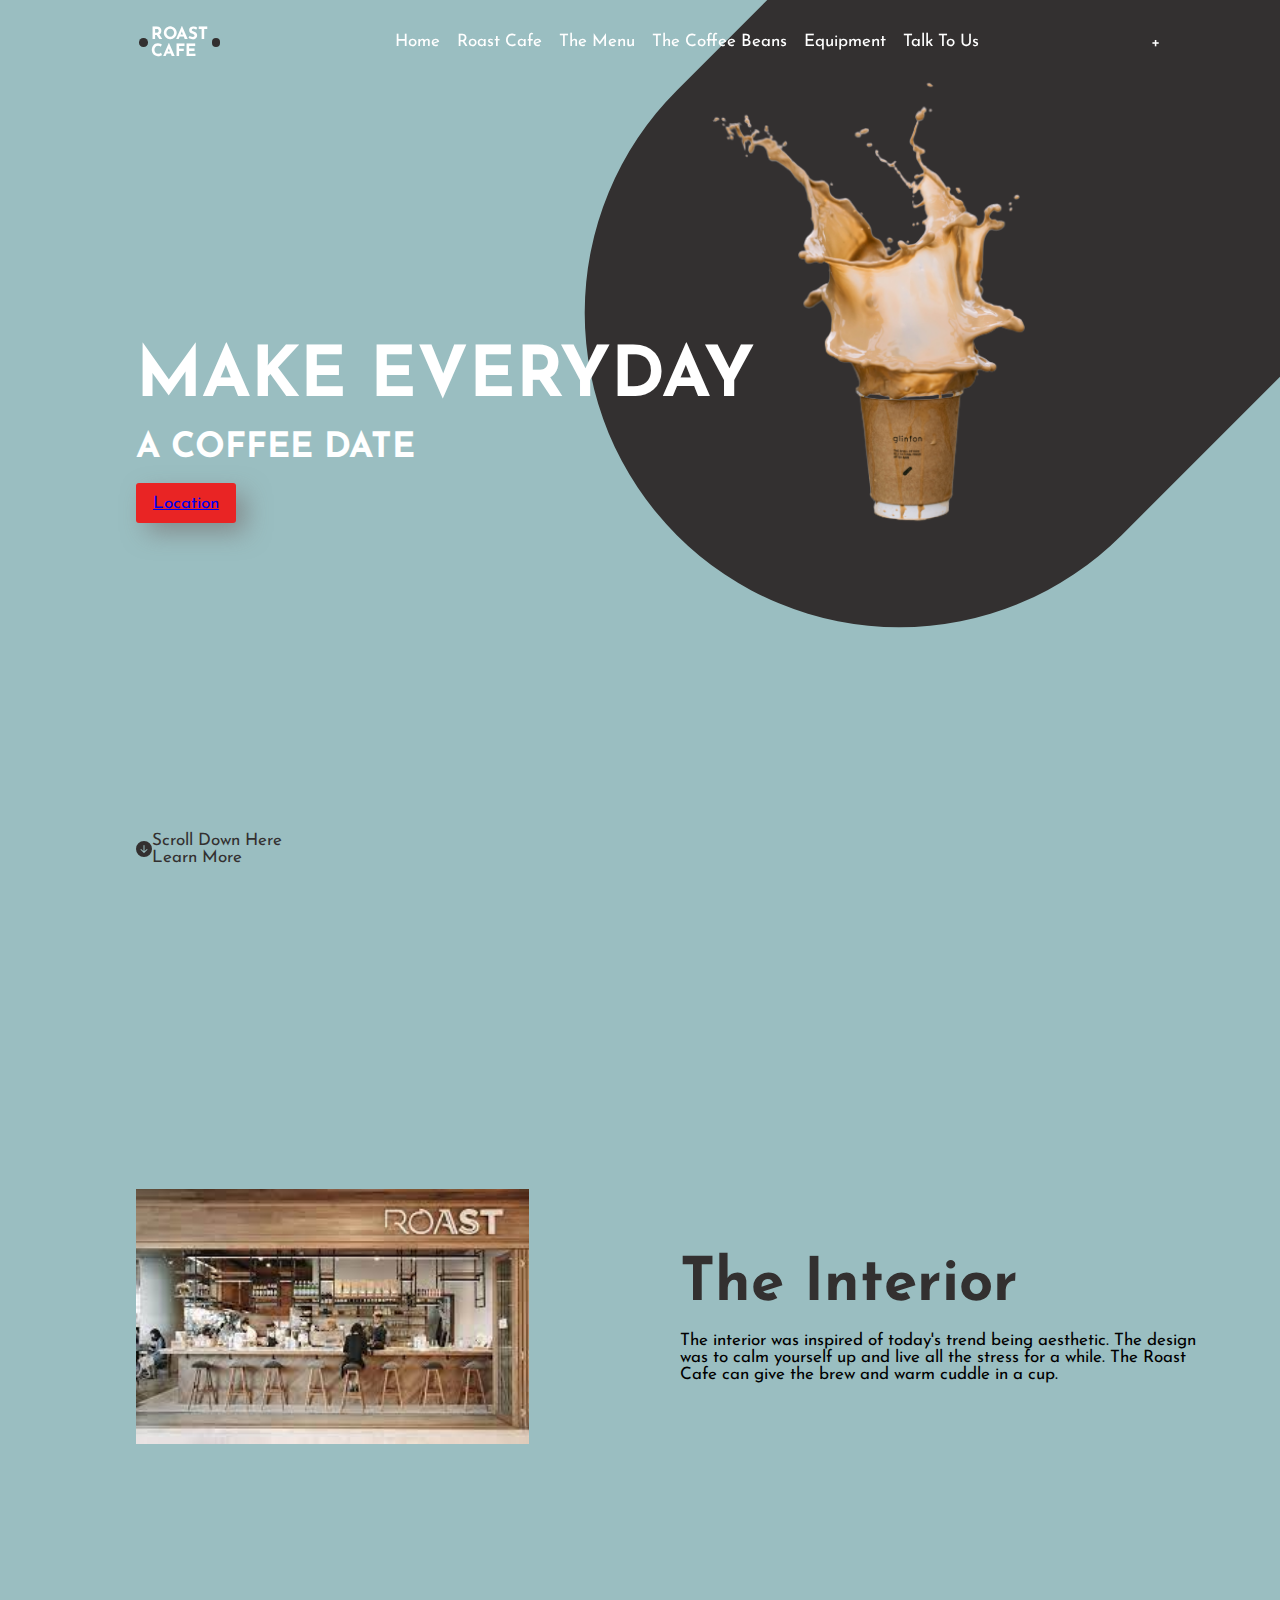
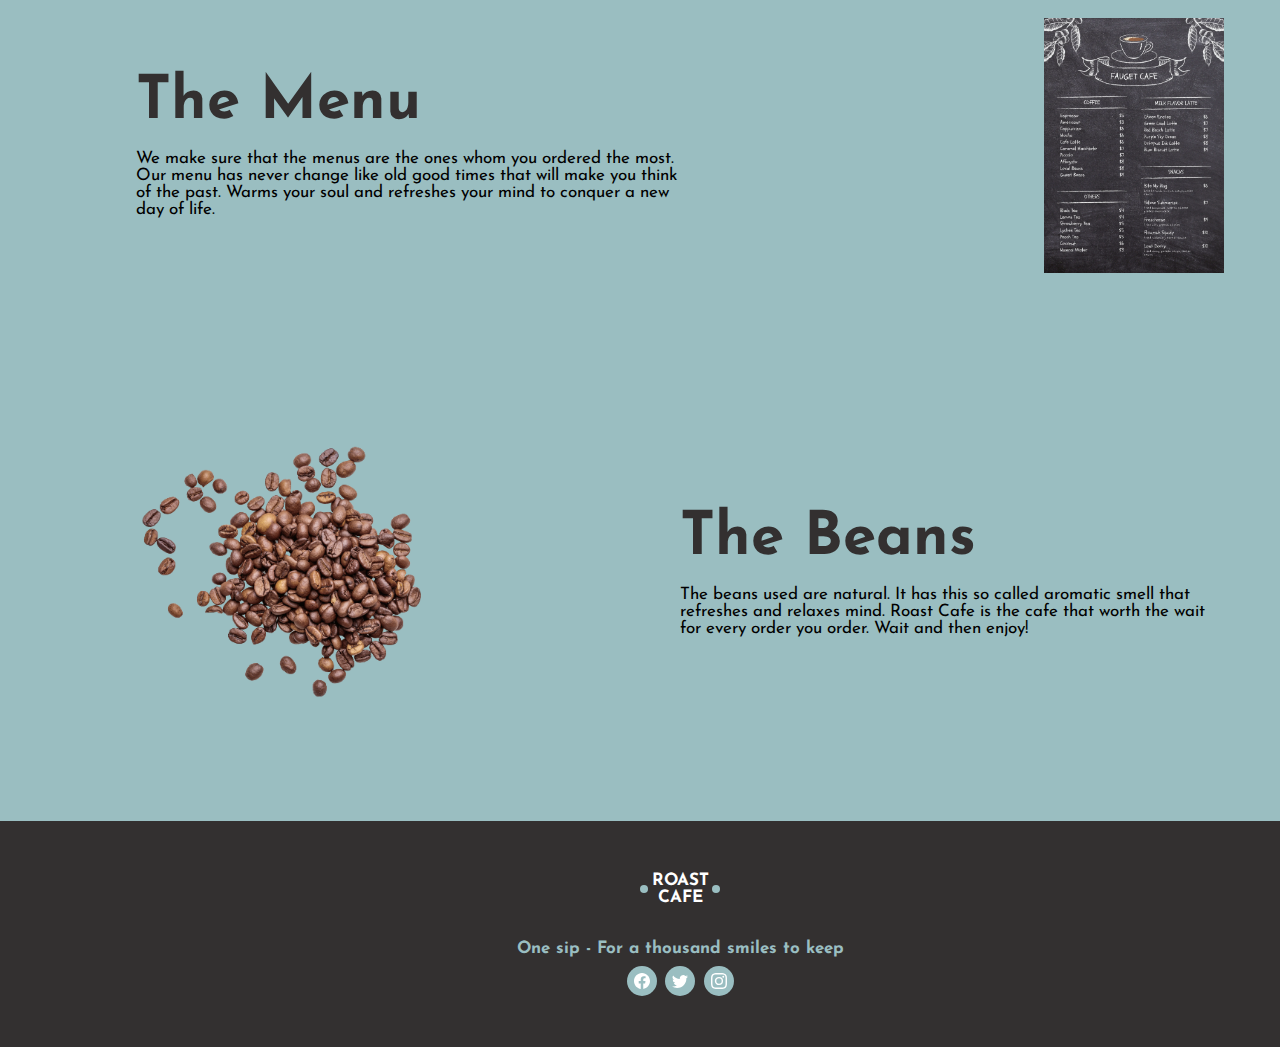
<file: index.html>
<!DOCTYPE html>
<html lang="en">
<head>
    <meta charset="UTF-8">
    <meta http-equiv="X-UA-Compatible" content="IE=edge">
    <meta name="viewport" content="width=device-width, initial-scale=1">
    <link rel="icon" href="./images/Cafe Logo.jpg">
    <link rel="stylesheet" href="styles.css">
    <title>Roast Cafe</title>
</head>
<body>
    <section class="hero">
        <header>
            <nav>
                <div class="logo">
                    <span class="dot"></span>
                    Roast <br>
                    Cafe
                    <span class="dot"></span>
                </div>
                <input type="checkbox" id="check">
                <label for="check" class="menu">
                    <svg xmlns="http://www.w3.org/2000/svg" width="16" height="16" fill="currentColor" class="bi bi-list" viewBox="0 0 16 16">
                        <path fill-rule="evenodd" d="M2.5 12a.5.5 0 0 1 .5-.5h10a.5.5 0 0 1 0 1H3a.5.5 0 0 1-.5-.5zm0-4a.5.5 0 0 1 .5-.5h10a.5.5 0 0 1 0 1H3a.5.5 0 0 1-.5-.5zm0-4a.5.5 0 0 1 .5-.5h10a.5.5 0 0 1 0 1H3a.5.5 0 0 1-.5-.5z"/>
                      </svg>
                </label>
                <div class="nav-links">
                    <a href="index.html" class="active">Home</a>
                    <a href="roastcafe.html" class="active">Roast Cafe</a>
                    <a href="menu.html">The Menu</a>
                    <a href="coffeebeans.html">The Coffee Beans</a>
                    <a href="equipment.html">Equipment</a>
                    <a href="talktous.html">Talk To Us</a>
                </div>
+        </nav>
        </header>
        <div class="intro">
            <div>
                <h1>MAKE EVERYDAY</h1>
                <h2>A COFFEE DATE</h2>
            </div>
            <div>
                <button><a href="location.html" class="active">Location</a></button>
            </div>
        </div>
            <div class="hero-bg">
                <img src="./images/cup_of_coffee.png" alt="Coffee">
            </div>
            <div class="scroll">
                <a href="#brands">
                    <svg xmlns="http://www.w3.org/2000/svg" width="16" height="16" fill="currentColor" class="bi bi-arrow-down-circle-fill" viewBox="0 0 16 16">
                    <path d="M16 8A8 8 0 1 1 0 8a8 8 0 0 1 16 0zM8.5 4.5a.5.5 0 0 0-1 0v5.793L5.354 8.146a.5.5 0 1 0-.708.708l3 3a.5.5 0 0 0 .708 0l3-3a.5.5 0 0 0-.708-.708L8.5 10.293V4.5z"/>
                  </svg>
                  <span>
                    Scroll Down Here <br> Learn More
                  </span>
                </a>
            </div>
        
    </section>
    <section class="brands" id="brands">
        <div class="brand">
            <div class="img"><img src="./images/Interior.jpg" alt="interior">
            </div>
            <div class="desc">
                <h2>The Interior</h2>
                <p>The interior was inspired of today's trend being aesthetic.
                    The design was to calm yourself up and live all the stress for a while.
                    The Roast Cafe can give the brew and warm cuddle in a cup. </p>
            </div>
        </div>
        <div class="brand row-reverse">
            <div class="img"><img src="./images/1131w-LOvTnaN1UE0.webp" alt="the menu">
            </div>
            <div class="desc">
                <h2>The Menu</h2>
                <p>We make sure that the menus are the ones whom you ordered the most.
                    Our menu has never change like old good times that will make you think of the past.
                    Warms your soul and refreshes your mind to conquer a new day of life.

                </p>
            </div>
        </div>
        <div class="brand">
            <div class="img"><img src="./images/coffee-beans.png" alt="coffee-beans">
            </div>
            <div class="desc">
                <h2>The Beans</h2>
                <p>The beans used are natural.
                    It has this so called aromatic smell that refreshes and relaxes mind.
                    Roast Cafe is the cafe that worth the wait for every order you order.
                    Wait and then enjoy! </p>
            </div>
        </div>
    </section>
    <footer>
        <div class="logo">
            <span class="dot"></span>
            Roast <br>
            Cafe
            <span class="dot"></span>
            </div>
            <div class="desc">
                <h3>One sip - For a thousand smiles to keep
                </h3>
                <div class="social">
                    <a href="https://www.facebook.com/mixzee.garcia.011124/"><svg xmlns="http://www.w3.org/2000/svg" width="16" height="16" fill="currentColor" class="bi bi-facebook" viewBox="0 0 16 16">
                        <path d="M16 8.049c0-4.446-3.582-8.05-8-8.05C3.58 0-.002 3.603-.002 8.05c0 4.017 2.926 7.347 6.75 7.951v-5.625h-2.03V8.05H6.75V6.275c0-2.017 1.195-3.131 3.022-3.131.876 0 1.791.157 1.791.157v1.98h-1.009c-.993 0-1.303.621-1.303 1.258v1.51h2.218l-.354 2.326H9.25V16c3.824-.604 6.75-3.934 6.75-7.951z"/>
                    </svg></a>
                    <a href="#"><svg xmlns="http://www.w3.org/2000/svg" width="16" height="16" fill="currentColor" class="bi bi-twitter" viewBox="0 0 16 16">
                        <path
                          d="M5.026 15c6.038 0 9.341-5.003 9.341-9.334 0-.14 0-.282-.006-.422A6.685 6.685 0 0 0 16 3.542a6.658 6.658 0 0 1-1.889.518 3.301 3.301 0 0 0 1.447-1.817 6.533 6.533 0 0 1-2.087.793A3.286 3.286 0 0 0 7.875 6.03a9.325 9.325 0 0 1-6.767-3.429 3.289 3.289 0 0 0 1.018 4.382A3.323 3.323 0 0 1 .64 6.575v.045a3.288 3.288 0 0 0 2.632 3.218 3.203 3.203 0 0 1-.865.115 3.23 3.23 0 0 1-.614-.057 3.283 3.283 0 0 0 3.067 2.277A6.588 6.588 0 0 1 .78 13.58a6.32 6.32 0 0 1-.78-.045A9.344 9.344 0 0 0 5.026 15z"/>
                    </svg></a>
                    <a href="https://instagram.com/mylngrc?igshid=ZDdkNTZiNTM=">
                      <svg xmlns="http://www.w3.org/2000/svg" width="16" height="16" fill="currentColor" class="bi bi-instagram" viewBox="0 0 16 16">
                        <path
                          d="M8 0C5.829 0 5.556.01 4.703.048 3.85.088 3.269.222 2.76.42a3.917 3.917 0 0 0-1.417.923A3.927 3.927 0 0 0 .42 2.76C.222 3.268.087 3.85.048 4.7.01 5.555 0 5.827 0 8.001c0 2.172.01 2.444.048 3.297.04.852.174 1.433.372 1.942.205.526.478.972.923 1.417.444.445.89.719 1.416.923.51.198 1.09.333 1.942.372C5.555 15.99 5.827 16 8 16s2.444-.01 3.298-.048c.851-.04 1.434-.174 1.943-.372a3.916 3.916 0 0 0 1.416-.923c.445-.445.718-.891.923-1.417.197-.509.332-1.09.372-1.942C15.99 10.445 16 10.173 16 8s-.01-2.445-.048-3.299c-.04-.851-.175-1.433-.372-1.941a3.926 3.926 0 0 0-.923-1.417A3.911 3.911 0 0 0 13.24.42c-.51-.198-1.092-.333-1.943-.372C10.443.01 10.172 0 7.998 0h.003zm-.717 1.442h.718c2.136 0 2.389.007 3.232.046.78.035 1.204.166 1.486.275.373.145.64.319.92.599.28.28.453.546.598.92.11.281.24.705.275 1.485.039.843.047 1.096.047 3.231s-.008 2.389-.047 3.232c-.035.78-.166 1.203-.275 1.485a2.47 2.47 0 0 1-.599.919c-.28.28-.546.453-.92.598-.28.11-.704.24-1.485.276-.843.038-1.096.047-3.232.047s-2.39-.009-3.233-.047c-.78-.036-1.203-.166-1.485-.276a2.478 2.478 0 0 1-.92-.598 2.48 2.48 0 0 1-.6-.92c-.109-.281-.24-.705-.275-1.485-.038-.843-.046-1.096-.046-3.233 0-2.136.008-2.388.046-3.231.036-.78.166-1.204.276-1.486.145-.373.319-.64.599-.92.28-.28.546-.453.92-.598.282-.11.705-.24 1.485-.276.738-.034 1.024-.044 2.515-.045v.002zm4.988 1.328a.96.96 0 1 0 0 1.92.96.96 0 0 0 0-1.92zm-4.27 1.122a4.109 4.109 0 1 0 0 8.217 4.109 4.109 0 0 0 0-8.217zm0 1.441a2.667 2.667 0 1 1 0 5.334 2.667 2.667 0 0 1 0-5.334z"/>
                    </svg></a>
                  </div>
    </footer>
</body>
</html>
</file>
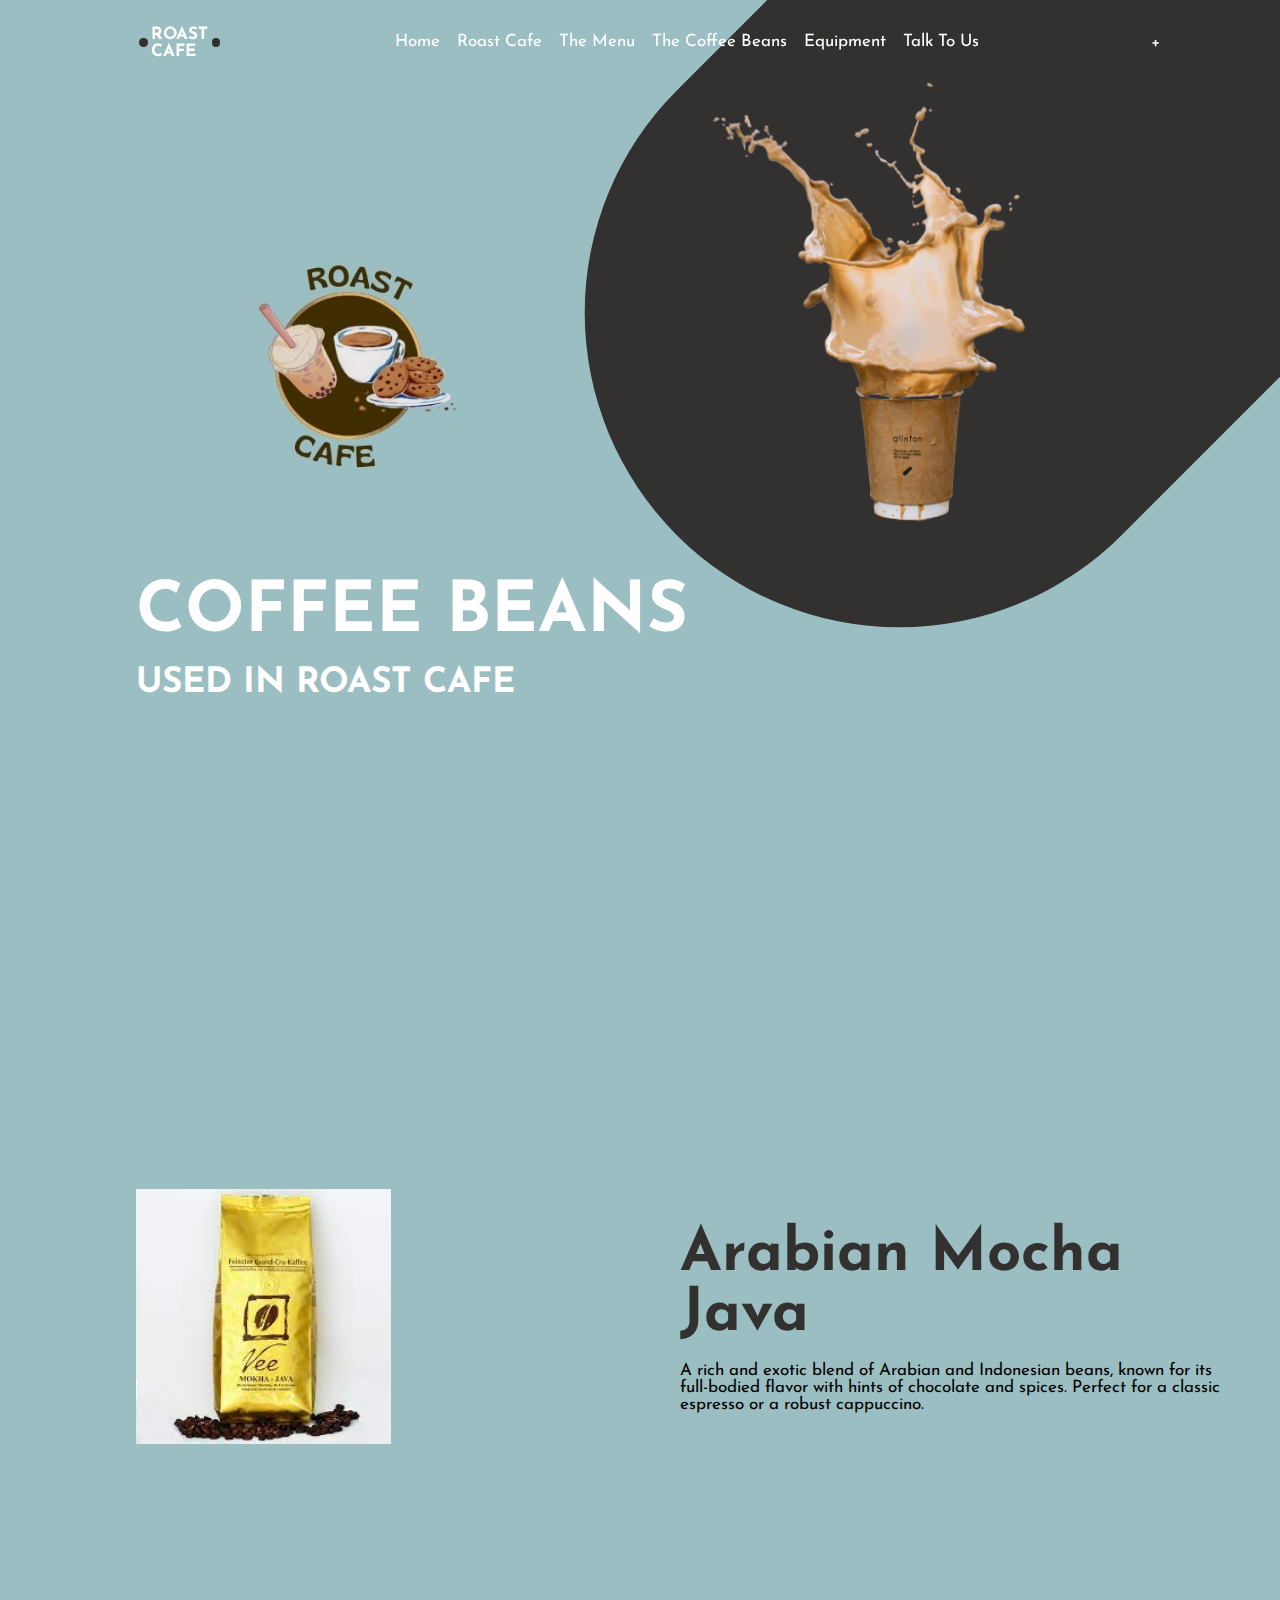
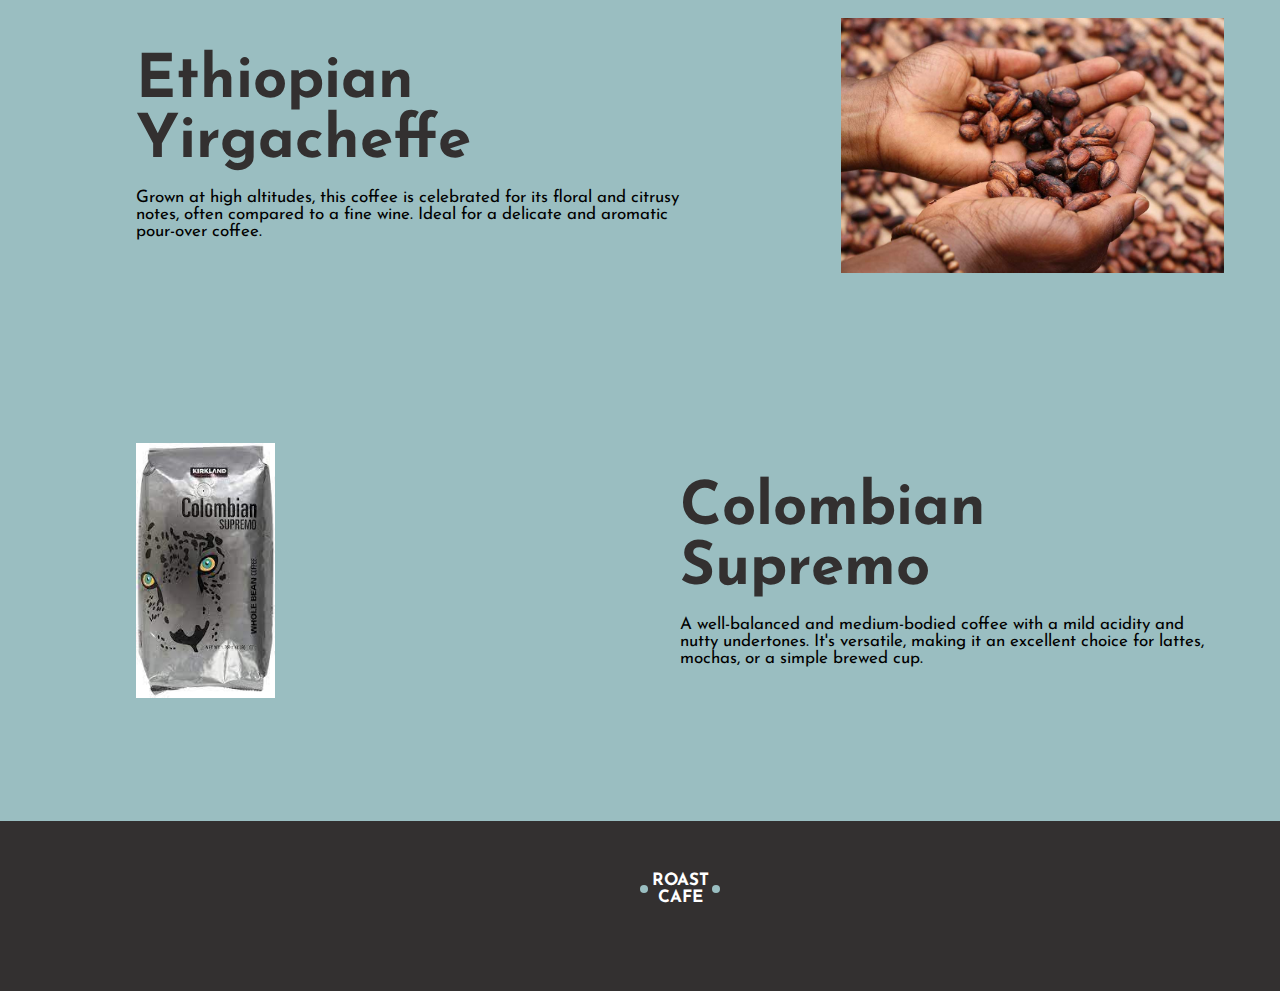
<file: coffeebeans.html>
<!DOCTYPE html>
<html lang="en">
<head>
    <meta charset="UTF-8">
    <meta http-equiv="X-UA-Compatible" content="IE=edge">
    <meta name="viewport" content="width=device-width, initial-scale=1">
    <link rel="icon" href="./images/Cafe Logo.jpg">
    <link rel="stylesheet" href="styles.css">
    <title>Roast Cafe - Coffee Beans</title>
</head>
<body>
    <section class="hero">
        <header>
            <nav>
                <div class="logo">
                    <span class="dot"></span>
                    Roast <br>
                    Cafe
                    <span class="dot"></span>
                </div>
                <input type="checkbox" id="check">
                <label for="check" class="menu">
                    <svg xmlns="http://www.w3.org/2000/svg" width="16" height="16" fill="currentColor" class="bi bi-list" viewBox="0 0 16 16">
                        <path fill-rule="evenodd" d="M2.5 12a.5.5 0 0 1 .5-.5h10a.5.5 0 0 1 0 1H3a.5.5 0 0 1-.5-.5zm0-4a.5.5 0 0 1 .5-.5h10a.5.5 0 0 1 0 1H3a.5.5 0 0 1-.5-.5zm0-4a.5.5 0 0 1 .5-.5h10a.5.5 0 0 1 0 1H3a.5.5 0 0 1-.5-.5z"/>
                      </svg>
                </label>
                <div class="nav-links">
                    <a href="index.html" class="active">Home</a>
                    <a href="roastcafe.html" class="active">Roast Cafe</a>
                    <a href="menu.html">The Menu</a>
                    <a href="coffeebeans.html">The Coffee Beans</a>
                    <a href="equipment.html">Equipment</a>
                    <a href="talktous.html">Talk To Us</a>
                </div>
+        </nav>
        </header>
        <div class="intro">
            <div class="hero-bgs">
                <img src="./images/logo.jpg" alt=""><h1>COFFEE BEANS</h1>
                <h2>USED IN ROAST CAFE</h2>
            </div>
        </div>
        </div>
            <div class="hero-bg">
                <img src="./images/cup_of_coffee.png" alt="Coffee">
            </div>
        
    </section>
    <section class="brands" id="brands">
        <div class="brand">
            <div class="img"><img src="./images/arabian mocha java.jpg" alt="interior">
            </div>
            <div class="desc">
                <h2>Arabian Mocha Java</h2>
                <p> A rich and exotic blend of Arabian and Indonesian beans,
                    known for its full-bodied flavor with hints of chocolate and spices.
                    Perfect for a classic espresso or a robust cappuccino.</p>
            </div>
        </div>
        <div class="brand row-reverse">
            <div class="img"><img src="./images/Ethiopian Yirgacheffe.jpg" alt="the menu">
            </div>
            <div class="desc">
                <h2>Ethiopian Yirgacheffe</h2>
                <p>Grown at high altitudes,
                    this coffee is celebrated for its floral and citrusy notes,
                    often compared to a fine wine.
                    Ideal for a delicate and aromatic pour-over coffee.

                </p>
            </div>
        </div>
        <div class="brand">
            <div class="img"><img src="./images/Colombian Supremo.jpg" alt="coffee-beans">
            </div>
            <div class="desc">
                <h2>Colombian Supremo</h2>
                <p>A well-balanced and medium-bodied coffee
                    with a mild acidity and nutty undertones.
                    It's versatile, making it an excellent choice for
                    lattes, mochas, or a simple brewed cup.</p>
            </div>
        </div>
    </section>
    <footer>
        <div class="logo">
            <span class="dot"></span>
            Roast <br>
            Cafe
            <span class="dot"></span>
            </div>
    </footer>
</body>
</html>
</file>
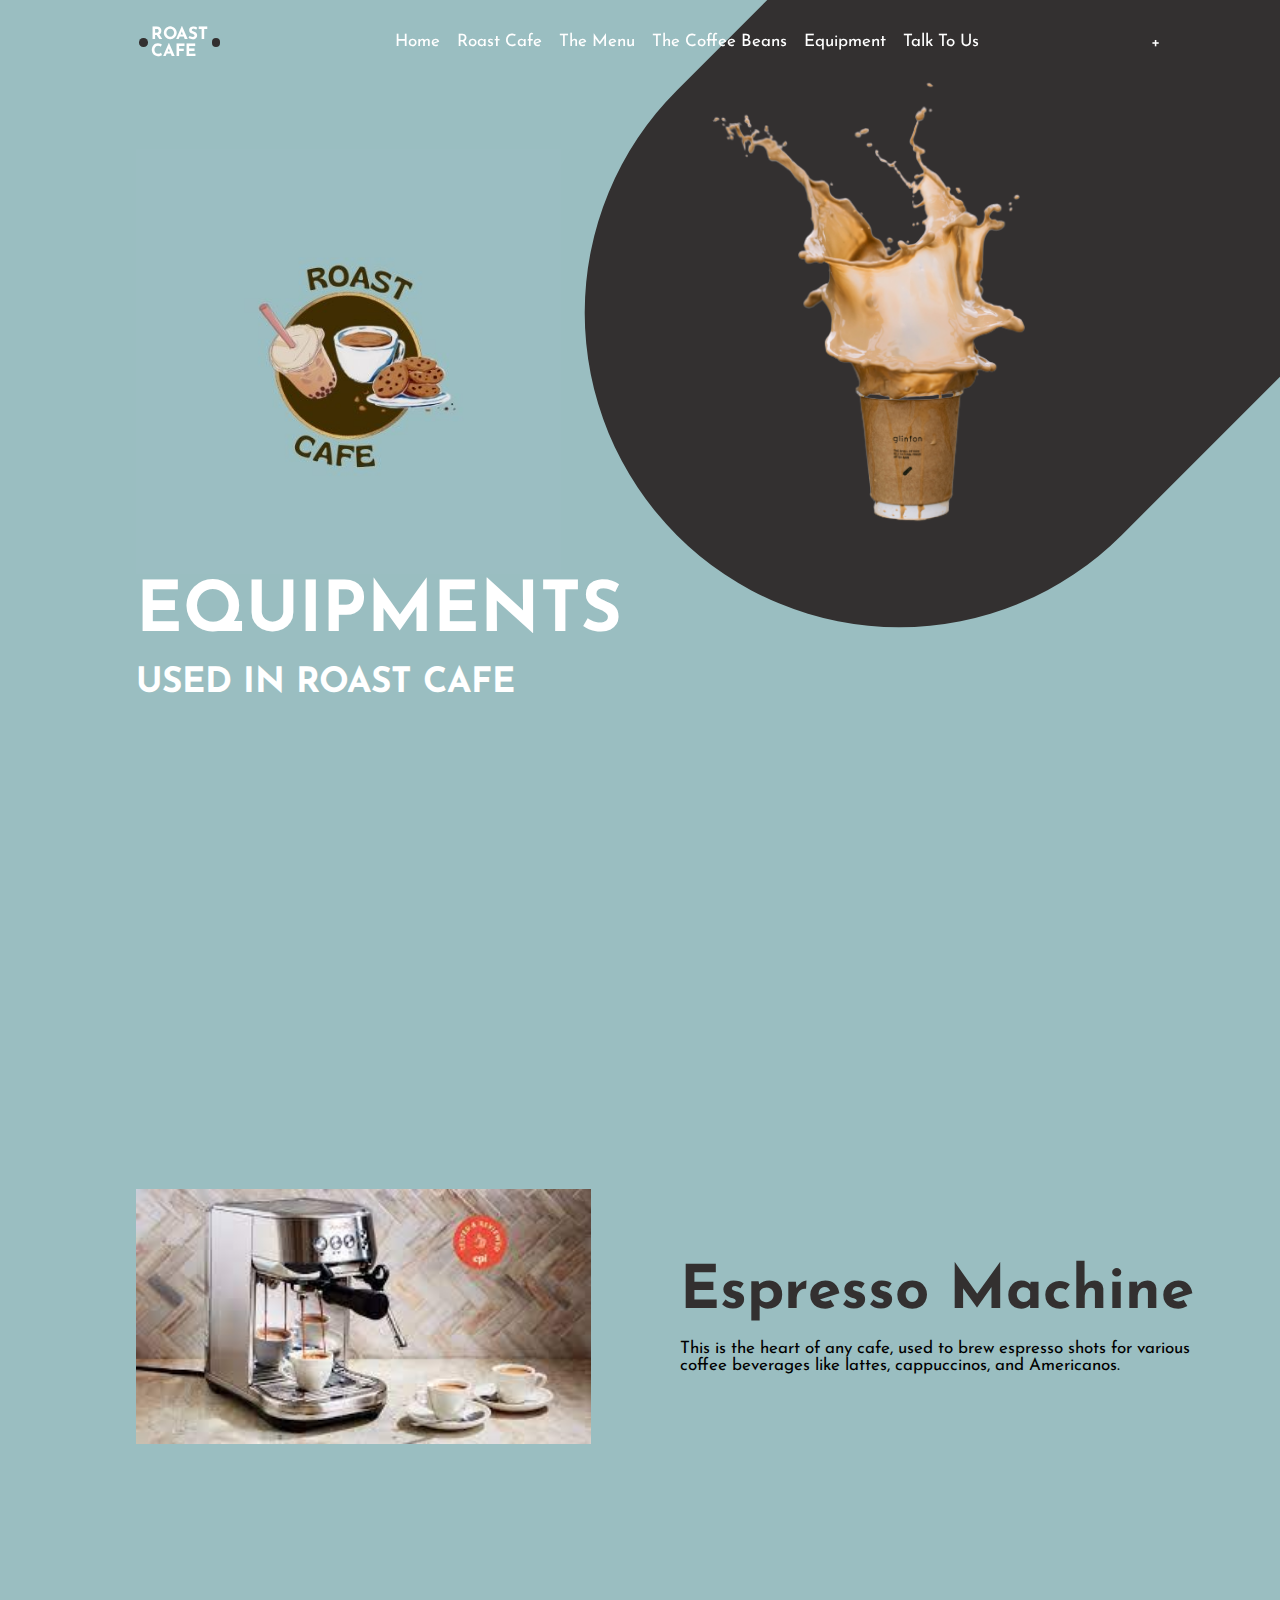
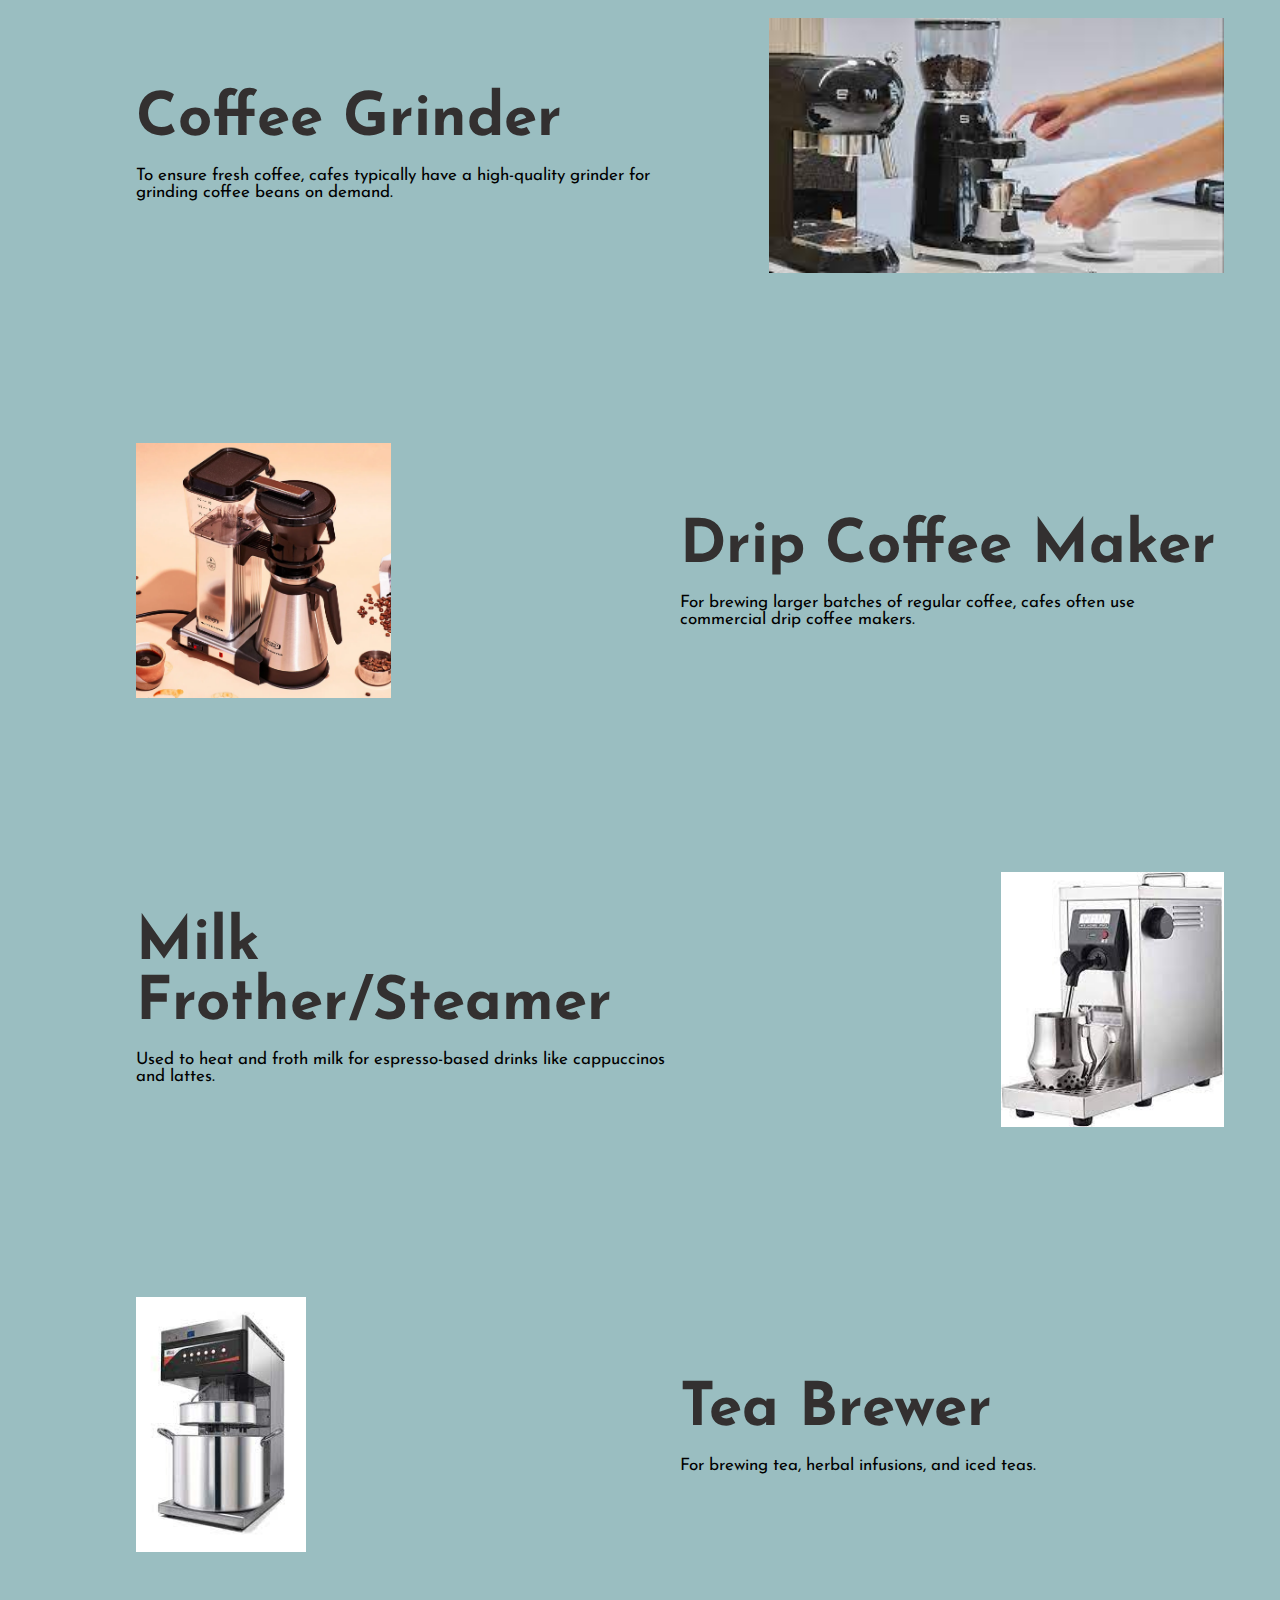
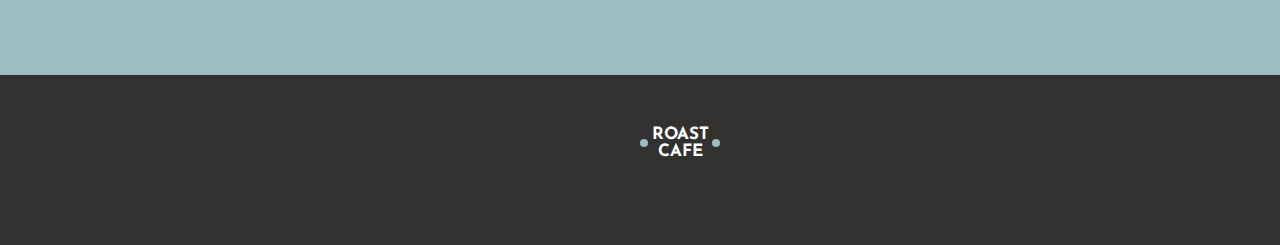
<file: equipment.html>
<!DOCTYPE html>
<html lang="en">
<head>
    <meta charset="UTF-8">
    <meta http-equiv="X-UA-Compatible" content="IE=edge">
    <meta name="viewport" content="width=device-width, initial-scale=1">
    <link rel="icon" href="./images/Cafe Logo.jpg">
    <link rel="stylesheet" href="styles.css">
    <title>Roast Cafe - Equipment</title>
</head>
<body>
    <section class="hero">
        <header>
            <nav>
                <div class="logo">
                    <span class="dot"></span>
                    Roast <br>
                    Cafe
                    <span class="dot"></span>
                </div>
                <input type="checkbox" id="check">
                <label for="check" class="menu">
                    <svg xmlns="http://www.w3.org/2000/svg" width="16" height="16" fill="currentColor" class="bi bi-list" viewBox="0 0 16 16">
                        <path fill-rule="evenodd" d="M2.5 12a.5.5 0 0 1 .5-.5h10a.5.5 0 0 1 0 1H3a.5.5 0 0 1-.5-.5zm0-4a.5.5 0 0 1 .5-.5h10a.5.5 0 0 1 0 1H3a.5.5 0 0 1-.5-.5zm0-4a.5.5 0 0 1 .5-.5h10a.5.5 0 0 1 0 1H3a.5.5 0 0 1-.5-.5z"/>
                      </svg>
                </label>
                <div class="nav-links">
                    <a href="index.html" class="active">Home</a>
                    <a href="roastcafe.html" class="active">Roast Cafe</a>
                    <a href="menu.html">The Menu</a>
                    <a href="coffeebeans.html">The Coffee Beans</a>
                    <a href="equipment.html">Equipment</a>
                    <a href="talktous.html">Talk To Us</a>
                </div>
+        </nav>
        </header>
        <div class="intro">
            <div class="hero-bgs">
                <img src="./images/logo.jpg" alt=""><h1>EQUIPMENTS</h1>
                <h2>USED IN ROAST CAFE</h2>
            </div>
        </div>
            <div class="hero-bg">
                <img src="./images/cup_of_coffee.png" alt="Coffee">
            </div>
        
    </section>
    <section class="brands" id="brands">
        <div class="brand">
            <div class="img"><img src="./images/Espresso Machine.jpg" alt="interior">
            </div>
            <div class="desc">
                <h2>Espresso Machine</h2>
                   <p>This is the heart of any cafe, used to brew espresso shots for 
                    various coffee beverages like lattes, cappuccinos, and Americanos.</p>
            </div>
        </div>
        <div class="brand row-reverse">
            <div class="img"><img src="./images/Coffee Grinder.jpg" alt="the menu">
            </div>
            <div class="desc">
                <h2>Coffee Grinder</h2>
                <p>To ensure fresh coffee, cafes typically have 
                    a high-quality grinder for grinding coffee beans on demand.</p>
            </div>
        </div>
        <div class="brand">
            <div class="img"><img src="./images/Drip Coffee Maker.webp" alt="coffee-beans">
            </div>
            <div class="desc">
                <h2>Drip Coffee Maker</h2>
                   <p>For brewing larger batches of regular coffee,
                    cafes often use commercial drip coffee makers.</p>
            </div>
        </div>
        <div class="brand row-reverse">
            <div class="img"><img src="./images/Milk Frother.jpg" alt="the menu">
            </div>
            <div class="desc">
                <h2>Milk Frother/Steamer</h2>
                <p> Used to heat and froth milk for espresso-based 
                    drinks like cappuccinos and lattes.</p>
            </div>
        </div>
        <div class="brand">
            <div class="img"><img src="./images/Tea Brewer.jpg" alt="coffee-beans">
            </div>
            <div class="desc">
                <h2>Tea Brewer</h2>
                    <p> For brewing tea, herbal infusions, and iced teas.</p>
    </section>
    <footer>
        <div class="logo">
            <span class="dot"></span>
            Roast <br>
            Cafe
            <span class="dot"></span>
            </div>
    </footer>
</body>
</html>
</file>
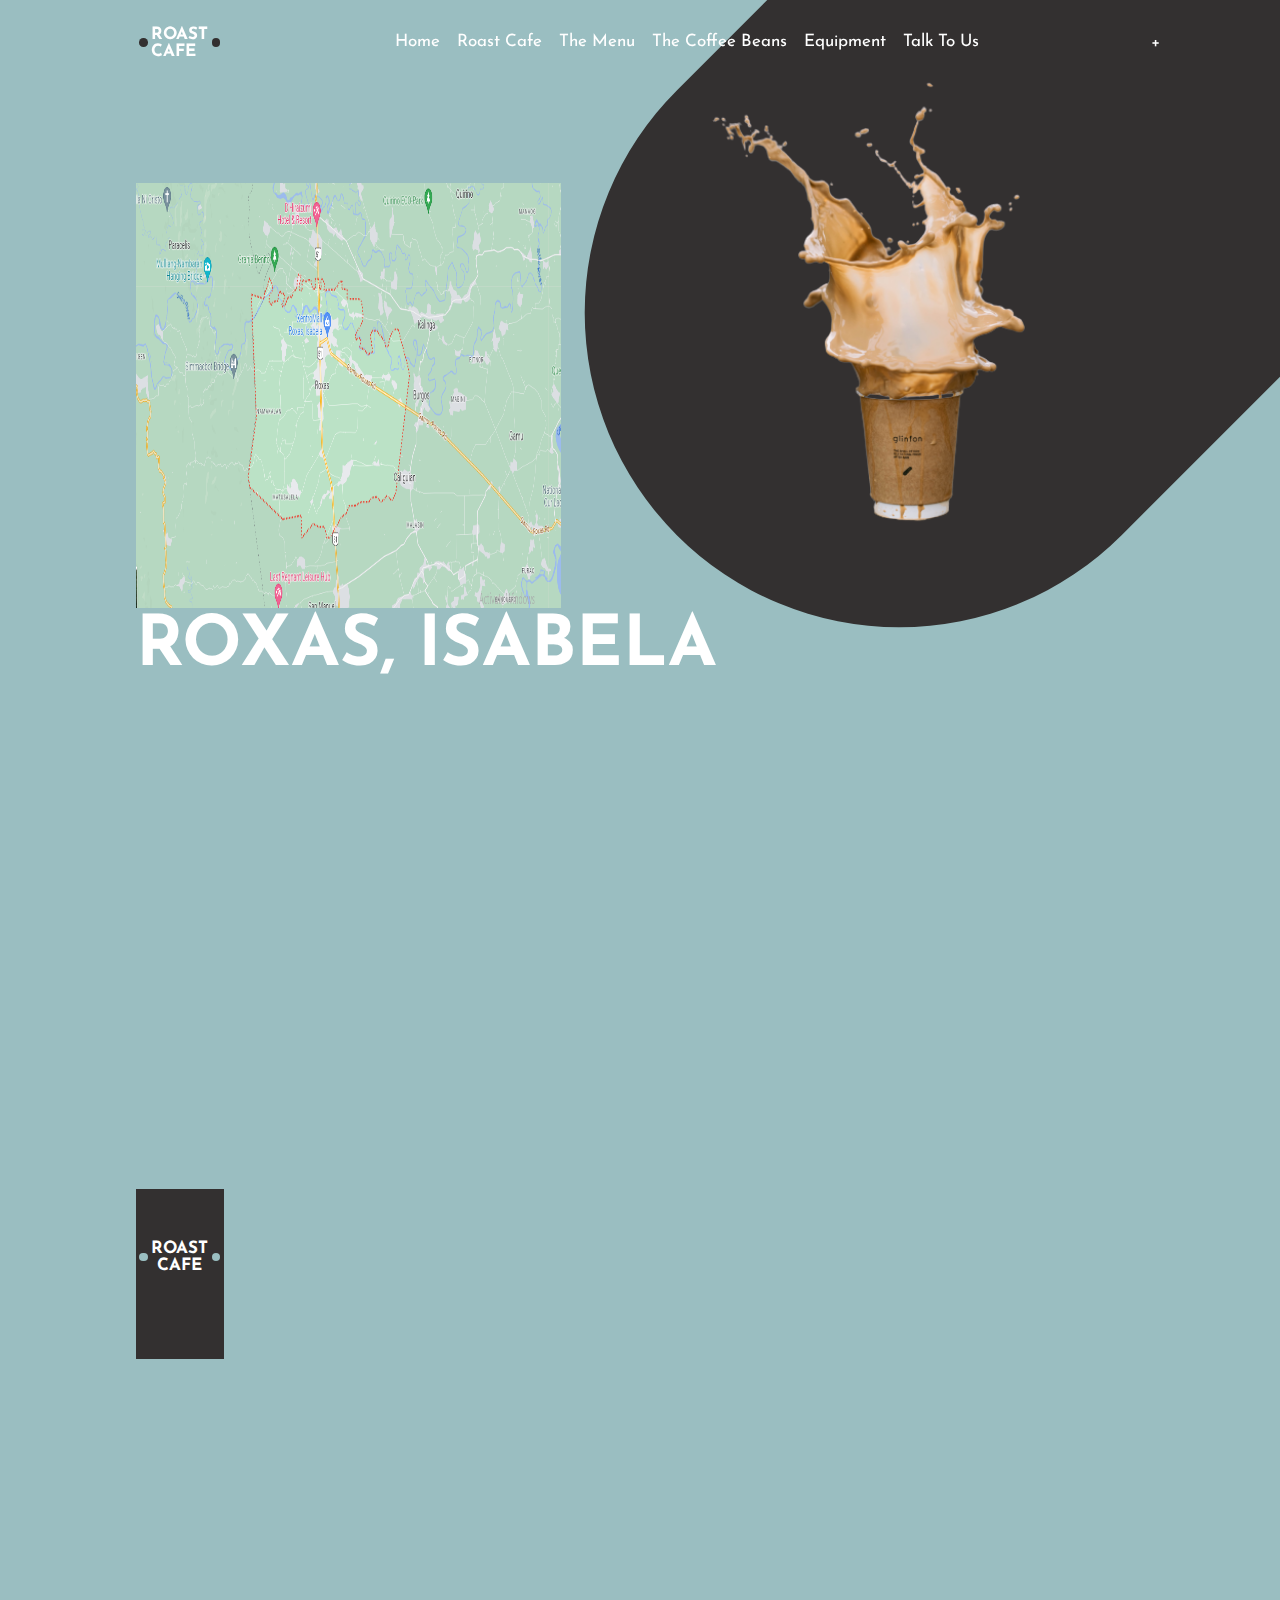
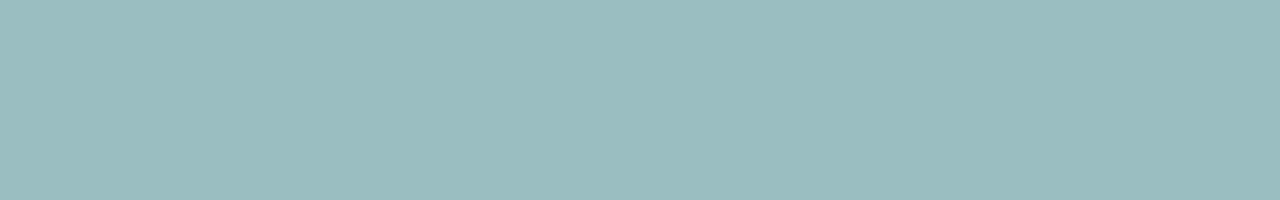
<file: location.html>
<!DOCTYPE html>
<html lang="en">
<head>
    <meta charset="UTF-8">
    <meta http-equiv="X-UA-Compatible" content="IE=edge">
    <meta name="viewport" content="width=device-width, initial-scale=1">
    <link rel="icon" href="./images/Cafe Logo.jpg">
    <link rel="stylesheet" href="styles.css">
    <title>Roast Cafe - Location</title>
</head>
<body>
    <section class="hero">
        <header>
            <nav>
                <div class="logo">
                    <span class="dot"></span>
                    Roast <br>
                    Cafe
                    <span class="dot"></span>
                </div>
                <input type="checkbox" id="check">
                <label for="check" class="menu">
                    <svg xmlns="http://www.w3.org/2000/svg" width="16" height="16" fill="currentColor" class="bi bi-list" viewBox="0 0 16 16">
                        <path fill-rule="evenodd" d="M2.5 12a.5.5 0 0 1 .5-.5h10a.5.5 0 0 1 0 1H3a.5.5 0 0 1-.5-.5zm0-4a.5.5 0 0 1 .5-.5h10a.5.5 0 0 1 0 1H3a.5.5 0 0 1-.5-.5zm0-4a.5.5 0 0 1 .5-.5h10a.5.5 0 0 1 0 1H3a.5.5 0 0 1-.5-.5z"/>
                      </svg>
                </label>
                <div class="nav-links">
                    <a href="index.html" class="active">Home</a>
                    <a href="roastcafe.html" class="active">Roast Cafe</a>
                    <a href="menu.html">The Menu</a>
                    <a href="coffeebeans.html">The Coffee Beans</a>
                    <a href="equipment.html">Equipment</a>
                    <a href="talktous.html">Talk To Us</a>
                </div>
+        </nav>
        </header>
        <div class="intro">
            <div class="hero-bgs">
                <img src="./images/location.png" alt=""><h1>ROXAS, ISABELA</h1>
            </div>
        </div>
            <div class="hero-bg">
                <img src="./images/cup_of_coffee.png" alt="Coffee">
            </div>
        
    </section>
    <section class="brands" id="brands">
        <div class="brand">
            
    <footer>
        <div class="logo">
            <span class="dot"></span>
            Roast <br>
            Cafe
            <span class="dot"></span>
            </div>
    </footer>
</body>
</html>
</file>
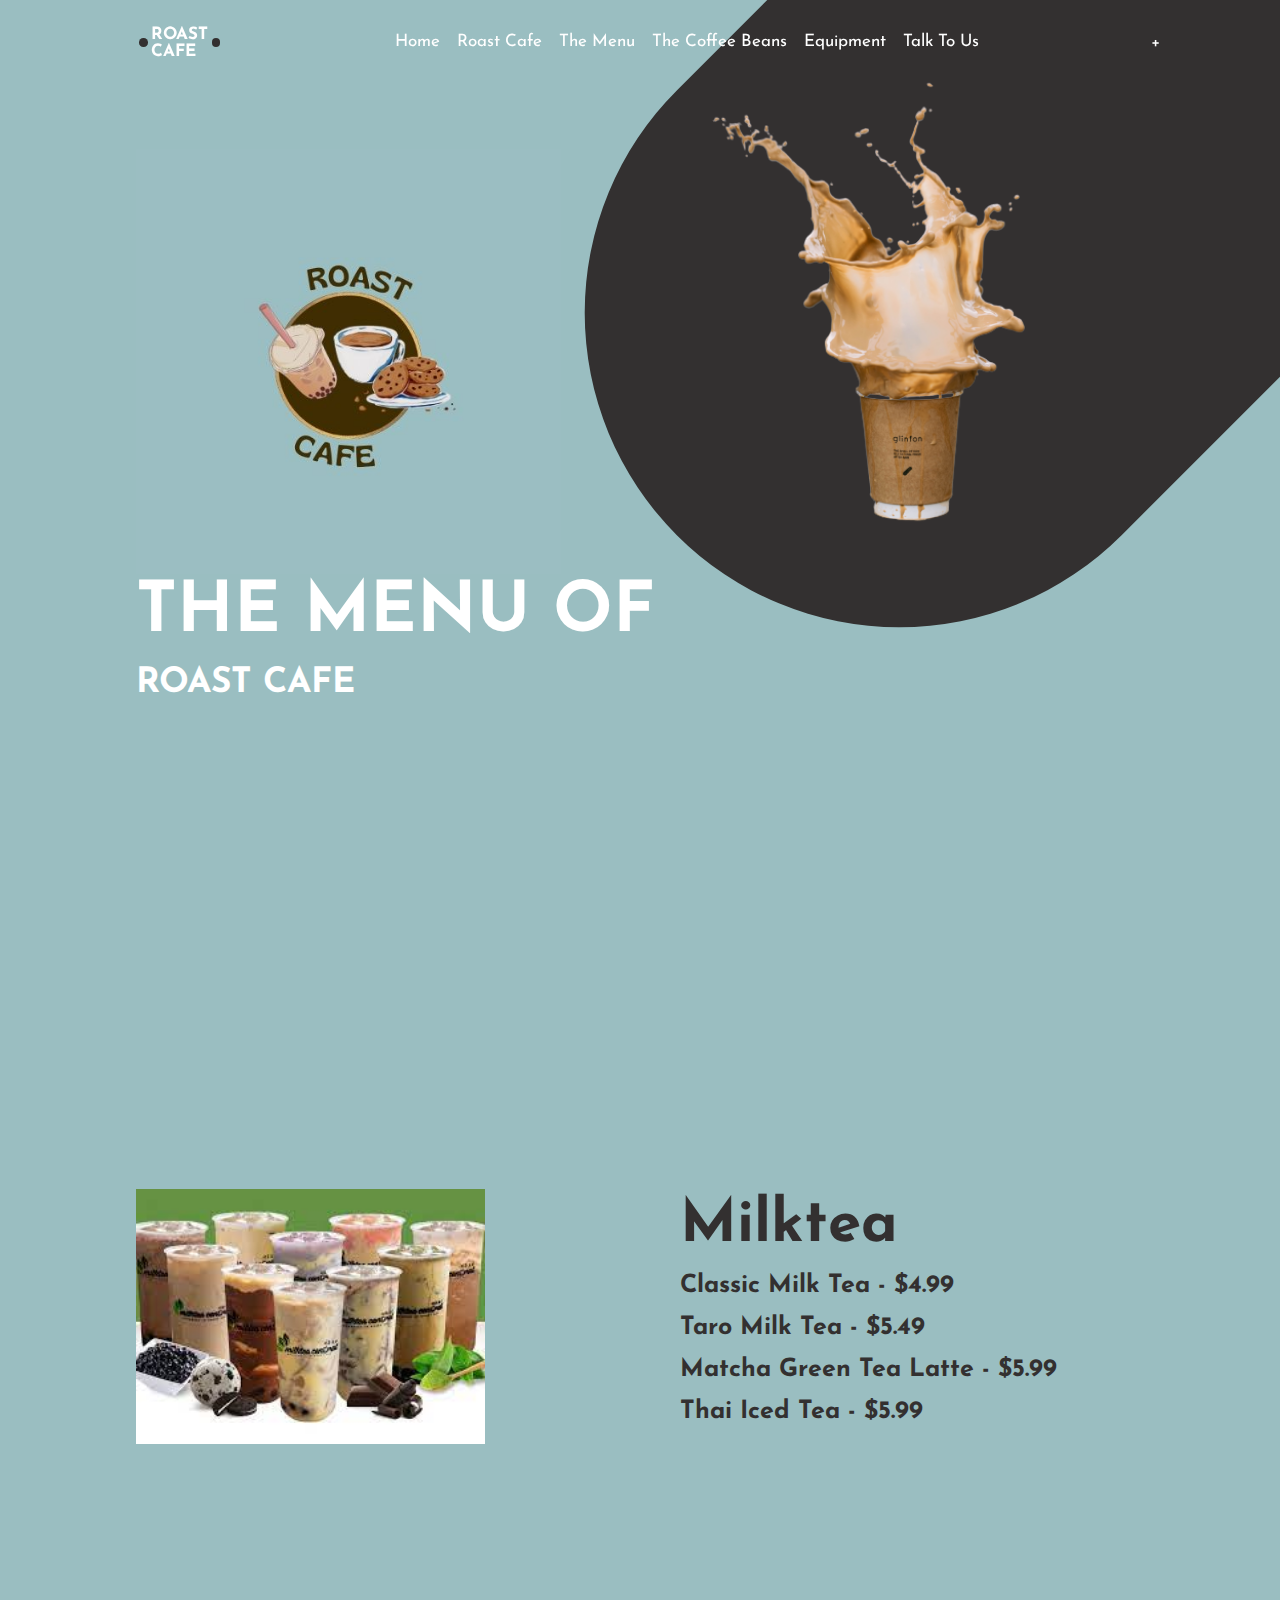
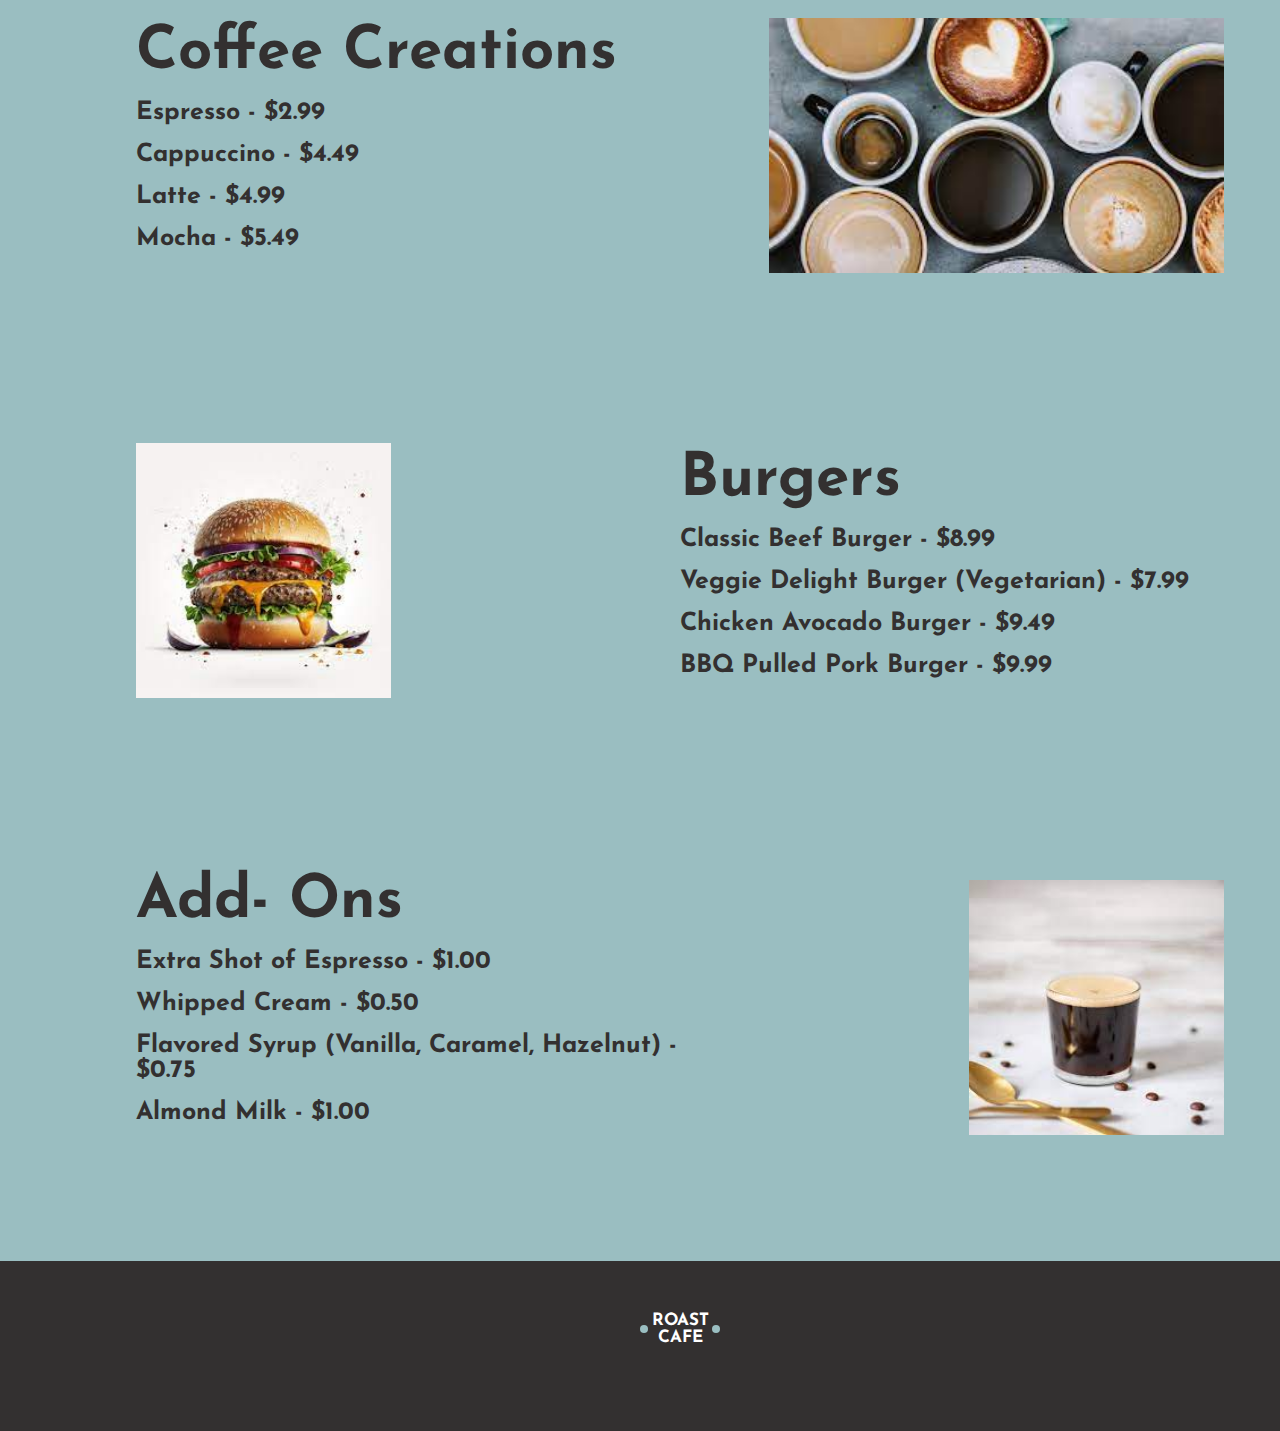
<file: menu.html>
<!DOCTYPE html>
<html lang="en">
<head>
    <meta charset="UTF-8">
    <meta http-equiv="X-UA-Compatible" content="IE=edge">
    <meta name="viewport" content="width=device-width, initial-scale=1">
    <link rel="icon" href="./images/Cafe Logo.jpg">
    <link rel="stylesheet" href="styles.css">
    <title>Roast Cafe - Menu</title>
</head>
<body>
    <section class="hero">
        <header>
            <nav>
                <div class="logo">
                    <span class="dot"></span>
                    Roast <br>
                    Cafe
                    <span class="dot"></span>
                </div>
                <input type="checkbox" id="check">
                <label for="check" class="menu">
                    <svg xmlns="http://www.w3.org/2000/svg" width="16" height="16" fill="currentColor" class="bi bi-list" viewBox="0 0 16 16">
                        <path fill-rule="evenodd" d="M2.5 12a.5.5 0 0 1 .5-.5h10a.5.5 0 0 1 0 1H3a.5.5 0 0 1-.5-.5zm0-4a.5.5 0 0 1 .5-.5h10a.5.5 0 0 1 0 1H3a.5.5 0 0 1-.5-.5zm0-4a.5.5 0 0 1 .5-.5h10a.5.5 0 0 1 0 1H3a.5.5 0 0 1-.5-.5z"/>
                      </svg>
                </label>
                <div class="nav-links">
                    <a href="index.html" class="active">Home</a>
                    <a href="roastcafe.html" class="active">Roast Cafe</a>
                    <a href="menu.html">The Menu</a>
                    <a href="coffeebeans.html">The Coffee Beans</a>
                    <a href="equipment.html">Equipment</a>
                    <a href="talktous.html">Talk To Us</a>
                </div>
+        </nav>
        </header>
        <div class="intro">
            <div class="hero-bgs">
                <img src="./images/logo.jpg" alt=""><h1>THE MENU OF</h1>
                <h2>ROAST CAFE</h2>
            </div>
        </div>
        </div>
            <div class="hero-bg">
                <img src="./images/cup_of_coffee.png" alt="Coffee">
            </div>
        
    </section>
    <section class="brands" id="brands">
        <div class="brand">
            <div class="img"><img src="./images/milktea.jpg" alt="interior">
            </div>
            <div class="desc">
                <h2>Milktea</h2>
                   <h3> Classic Milk Tea - $4.99</h3>
                    <h4>Taro Milk Tea - $5.49</h4>
                    <h5>Matcha Green Tea Latte - $5.99</h5>
                    <h6>Thai Iced Tea - $5.99</h6>
            </div>
        </div>
        <div class="brand row-reverse">
            <div class="img"><img src="./images/coffee.jpg" alt="the menu">
            </div>
            <div class="desc">
                <h2>Coffee Creations</h2>
                <h3> Espresso - $2.99</h3>
                <h4>Cappuccino - $4.49</h4>
                <h5>Latte - $4.99</h5>
                <h6>Mocha - $5.49</h6>
                
            </div>
        </div>
        <div class="brand">
            <div class="img"><img src="./images/burger.jpg" alt="coffee-beans">
            </div>
            <div class="desc">
                <h2>Burgers</h2>
                    <h3>Classic Beef Burger - $8.99</h3>
                    <h4>Veggie Delight Burger (Vegetarian) - $7.99</h4>
                    <h5>Chicken Avocado Burger - $9.49</h5>
                    <h6>BBQ Pulled Pork Burger - $9.99</h6>
            </div>
        </div>
        <div class="brand row-reverse">
            <div class="img"><img src="./images/add-ons.jpg" alt="the menu">
            </div>
            <div class="desc">
                <h2>Add- Ons</h2>
                <h3>Extra Shot of Espresso - $1.00</h3>
                <h4>Whipped Cream - $0.50</h4>
                <h5>Flavored Syrup (Vanilla, Caramel, Hazelnut) - $0.75</h5>
                <h6>Almond Milk - $1.00</h6>
            </div>
        </div>
    </section>
    <footer>
        <div class="logo">
            <span class="dot"></span>
            Roast <br>
            Cafe
            <span class="dot"></span>
            </div>
    </footer>
</body>
</html>
</file>
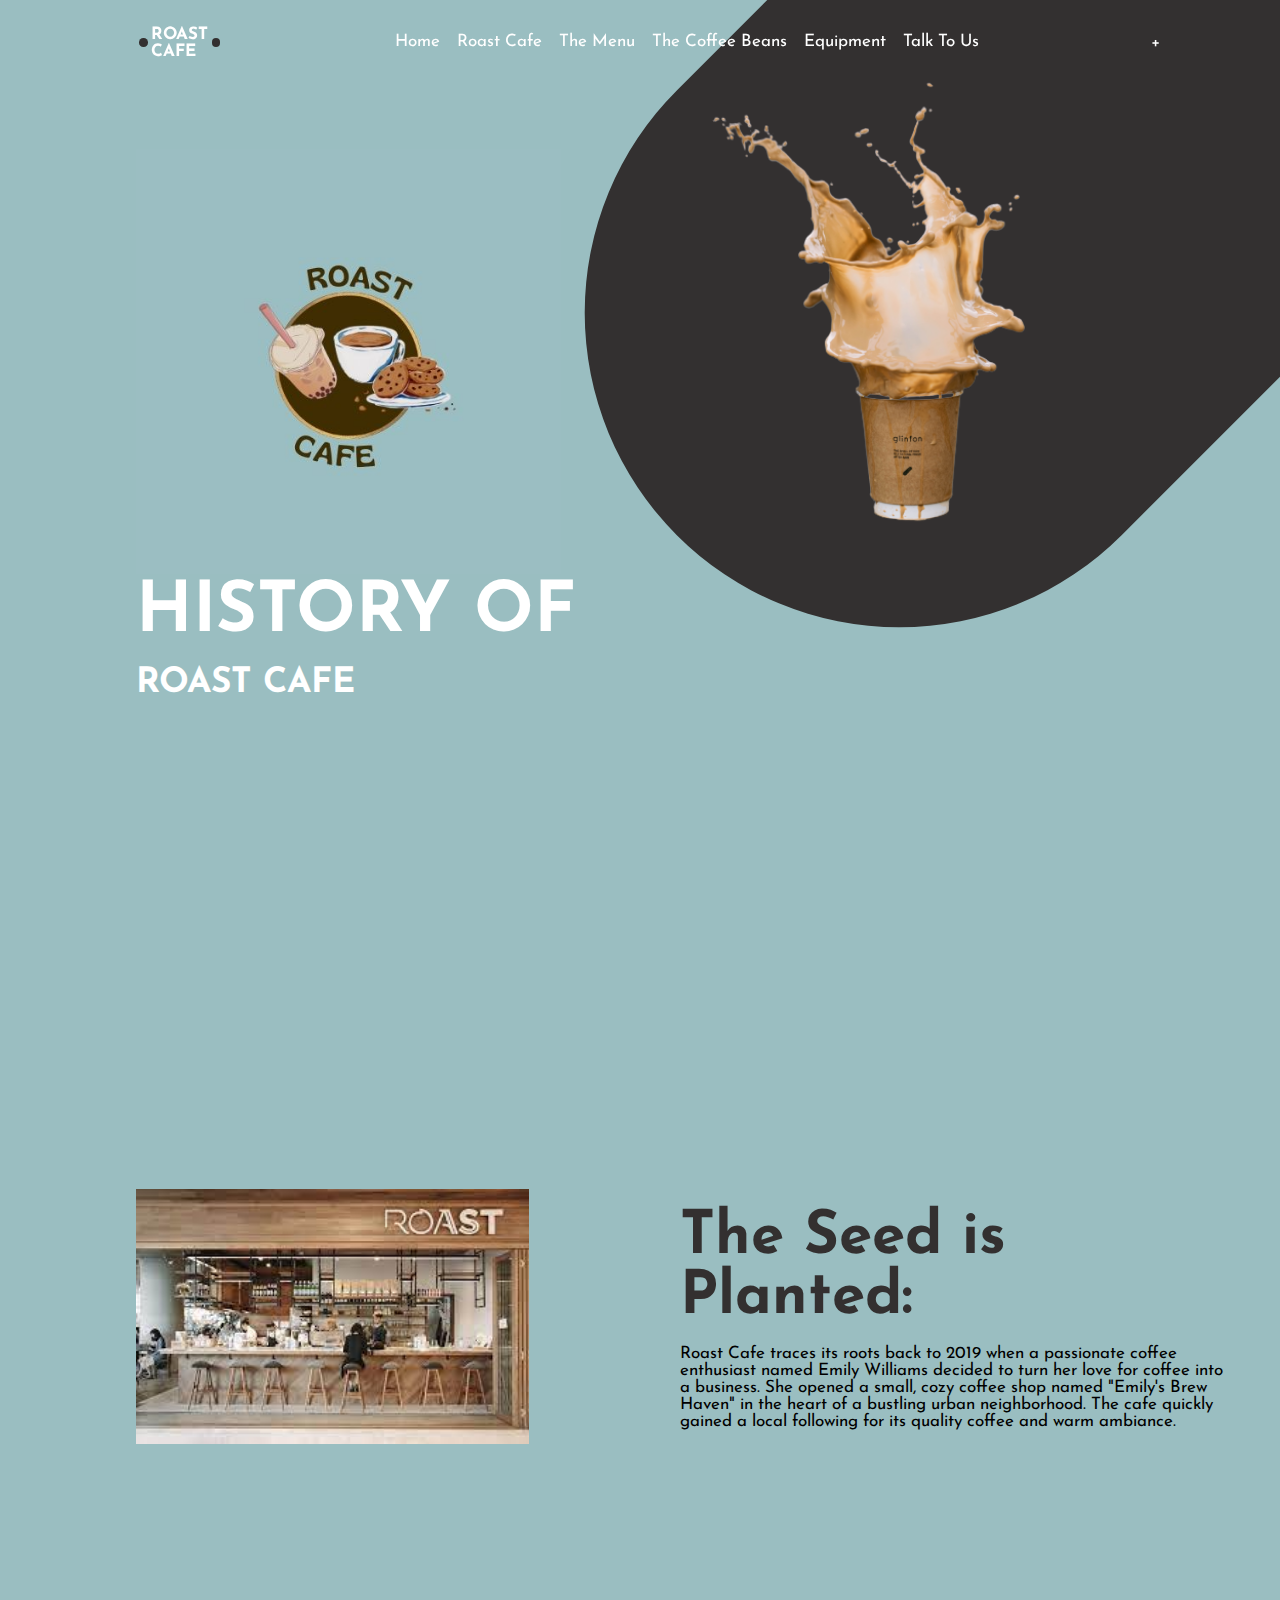
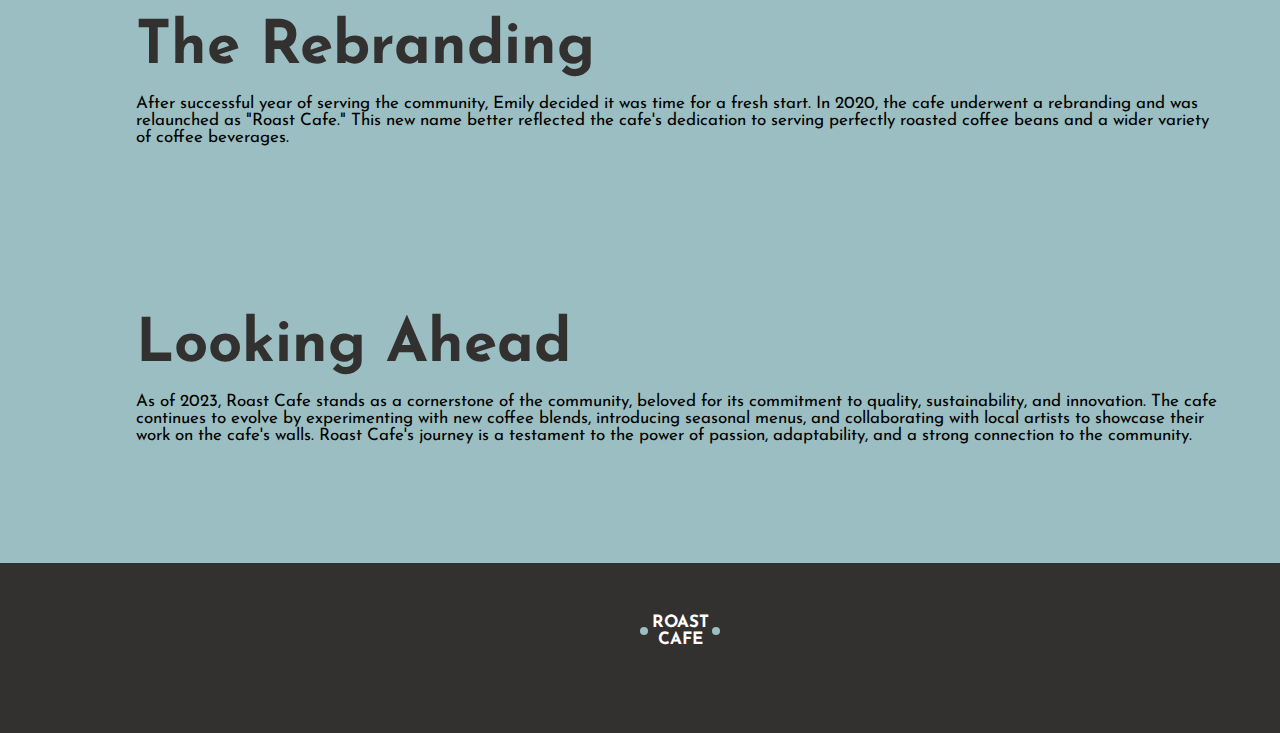
<file: roastcafe.html>
<!DOCTYPE html>
<html lang="en">
<head>
    <meta charset="UTF-8">
    <meta http-equiv="X-UA-Compatible" content="IE=edge">
    <meta name="viewport" content="width=device-width, initial-scale=1">
    <link rel="icon" href="./images/Cafe Logo.jpg">
    <link rel="stylesheet" href="styles.css">
    <title>Roast Cafe - History</title>
</head>
<body>
    <section class="hero">
        <header>
            <nav>
                <div class="logo">
                    <span class="dot"></span>
                    Roast <br>
                    Cafe
                    <span class="dot"></span>
                </div>
                <input type="checkbox" id="check">
                <label for="check" class="menu">
                    <svg xmlns="http://www.w3.org/2000/svg" width="16" height="16" fill="currentColor" class="bi bi-list" viewBox="0 0 16 16">
                        <path fill-rule="evenodd" d="M2.5 12a.5.5 0 0 1 .5-.5h10a.5.5 0 0 1 0 1H3a.5.5 0 0 1-.5-.5zm0-4a.5.5 0 0 1 .5-.5h10a.5.5 0 0 1 0 1H3a.5.5 0 0 1-.5-.5zm0-4a.5.5 0 0 1 .5-.5h10a.5.5 0 0 1 0 1H3a.5.5 0 0 1-.5-.5z"/>
                      </svg>
                </label>
                <div class="nav-links">
                    <a href="index.html" class="active">Home</a>
                    <a href="roastcafe.html" class="active">Roast Cafe</a>
                    <a href="menu.html">The Menu</a>
                    <a href="coffeebeans.html">The Coffee Beans</a>
                    <a href="equipment.html">Equipment</a>
                    <a href="talktous.html">Talk To Us</a>
                </div>
+        </nav>
        </header>
        <div class="intro">
            <div class="hero-bgs">
                <img src="./images/logo.jpg" alt=""><h1>HISTORY OF</h1>
                <h2>ROAST CAFE</h2>
            </div>
        </div>
            <div class="hero-bg">
                <img src="./images/cup_of_coffee.png" alt="Coffee">
            </div>
        
    </section>
    <section class="brands" id="brands">
        <div class="brand">
            <div class="img"><img src="./images/Interior.jpg" alt="interior">
            </div>
            <div class="desc">
                <h2>The Seed is Planted:</h2>
                <p> Roast Cafe traces its roots back to 2019 when a passionate coffee enthusiast named Emily Williams decided to turn her love for coffee into a business.
                    She opened a small, cozy coffee shop named "Emily's Brew Haven" in the heart of a bustling urban neighborhood.
                    The cafe quickly gained a local following for its quality coffee and warm ambiance. </p>
            </div>
        </div>
        <div class="brand row-reverse">
            <div class="desc">
                <h2>The Rebranding</h2>
                <p>After successful year of serving the community, Emily decided it was time for a fresh start. 
                    In 2020, the cafe underwent a rebranding and was relaunched as "Roast Cafe." 
                    This new name better reflected the cafe's dedication to serving perfectly roasted coffee
                    beans and a wider variety of coffee beverages.
                </p>
            </div>
        </div>
        <div class="brand">
            <div class="desc">
                <h2>Looking Ahead</h2>
                <p>As of 2023, Roast Cafe stands as a cornerstone of the community,
                    beloved for its commitment to quality, sustainability, and innovation.
                    The cafe continues to evolve by experimenting with new coffee blends, introducing seasonal menus,
                    and collaborating with local artists to showcase their work on the cafe's walls.
                    Roast Cafe's journey is a testament to the power of passion, adaptability, and a strong connection to the community.</p>
            </div>
        </div>
    </section>
    <footer>
        <div class="logo">
            <span class="dot"></span>
            Roast <br>
            Cafe
            <span class="dot"></span>
            </div>
    </footer>
</body>
</html>
</file>
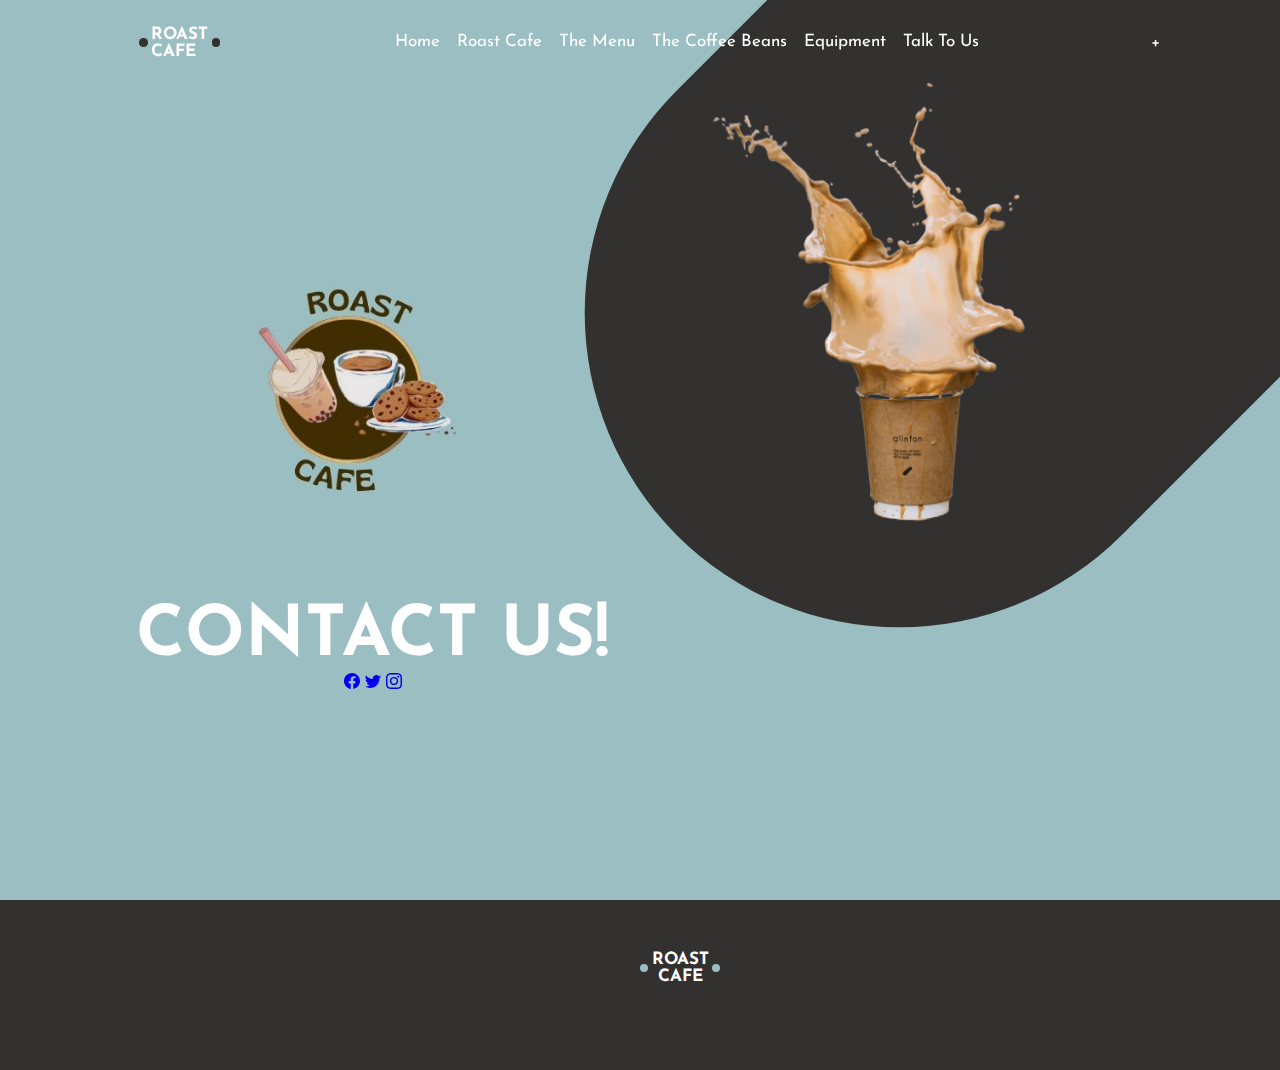
<file: talktous.html>
<!DOCTYPE html>
<html lang="en">
<head>
    <meta charset="UTF-8">
    <meta http-equiv="X-UA-Compatible" content="IE=edge">
    <meta name="viewport" content="width=device-width, initial-scale=1">
    <link rel="icon" href="./images/Cafe Logo.jpg">
    <link rel="stylesheet" href="styles.css">
    <title>Roast Cafe - Talk To Us</title>
</head>
<body>
    <section class="hero">
        <header>
            <nav>
                <div class="logo">
                    <span class="dot"></span>
                    Roast <br>
                    Cafe
                    <span class="dot"></span>
                </div>
                <input type="checkbox" id="check">
                <label for="check" class="menu">
                    <svg xmlns="http://www.w3.org/2000/svg" width="16" height="16" fill="currentColor" class="bi bi-list" viewBox="0 0 16 16">
                        <path fill-rule="evenodd" d="M2.5 12a.5.5 0 0 1 .5-.5h10a.5.5 0 0 1 0 1H3a.5.5 0 0 1-.5-.5zm0-4a.5.5 0 0 1 .5-.5h10a.5.5 0 0 1 0 1H3a.5.5 0 0 1-.5-.5zm0-4a.5.5 0 0 1 .5-.5h10a.5.5 0 0 1 0 1H3a.5.5 0 0 1-.5-.5z"/>
                      </svg>
                </label>
                <div class="nav-links">
                    <a href="index.html" class="active">Home</a>
                    <a href="roastcafe.html" class="active">Roast Cafe</a>
                    <a href="menu.html">The Menu</a>
                    <a href="coffeebeans.html">The Coffee Beans</a>
                    <a href="equipment.html">Equipment</a>
                    <a href="talktous.html">Talk To Us</a>
                </div>
+        </nav>
        </header>
        <div class="intro">
            <div class="hero-bgs">
                <img src="./images/logo.jpg" alt=""><h1>CONTACT US!</h1>
                <center><div class="social">
                    <a href="https://www.facebook.com/mixzee.garcia.011124/"><svg xmlns="http://www.w3.org/2000/svg" width="16" height="16" fill="currentColor" class="bi bi-facebook" viewBox="0 0 16 16">
                        <path d="M16 8.049c0-4.446-3.582-8.05-8-8.05C3.58 0-.002 3.603-.002 8.05c0 4.017 2.926 7.347 6.75 7.951v-5.625h-2.03V8.05H6.75V6.275c0-2.017 1.195-3.131 3.022-3.131.876 0 1.791.157 1.791.157v1.98h-1.009c-.993 0-1.303.621-1.303 1.258v1.51h2.218l-.354 2.326H9.25V16c3.824-.604 6.75-3.934 6.75-7.951z"/>
                    </svg></a>
                    <a href="#"><svg xmlns="http://www.w3.org/2000/svg" width="16" height="16" fill="currentColor" class="bi bi-twitter" viewBox="0 0 16 16">
                        <path
                          d="M5.026 15c6.038 0 9.341-5.003 9.341-9.334 0-.14 0-.282-.006-.422A6.685 6.685 0 0 0 16 3.542a6.658 6.658 0 0 1-1.889.518 3.301 3.301 0 0 0 1.447-1.817 6.533 6.533 0 0 1-2.087.793A3.286 3.286 0 0 0 7.875 6.03a9.325 9.325 0 0 1-6.767-3.429 3.289 3.289 0 0 0 1.018 4.382A3.323 3.323 0 0 1 .64 6.575v.045a3.288 3.288 0 0 0 2.632 3.218 3.203 3.203 0 0 1-.865.115 3.23 3.23 0 0 1-.614-.057 3.283 3.283 0 0 0 3.067 2.277A6.588 6.588 0 0 1 .78 13.58a6.32 6.32 0 0 1-.78-.045A9.344 9.344 0 0 0 5.026 15z"/>
                    </svg></a>
                    <a href="https://instagram.com/mylngrc?igshid=ZDdkNTZiNTM=">
                      <svg xmlns="http://www.w3.org/2000/svg" width="16" height="16" fill="currentColor" class="bi bi-instagram" viewBox="0 0 16 16">
                        <path
                          d="M8 0C5.829 0 5.556.01 4.703.048 3.85.088 3.269.222 2.76.42a3.917 3.917 0 0 0-1.417.923A3.927 3.927 0 0 0 .42 2.76C.222 3.268.087 3.85.048 4.7.01 5.555 0 5.827 0 8.001c0 2.172.01 2.444.048 3.297.04.852.174 1.433.372 1.942.205.526.478.972.923 1.417.444.445.89.719 1.416.923.51.198 1.09.333 1.942.372C5.555 15.99 5.827 16 8 16s2.444-.01 3.298-.048c.851-.04 1.434-.174 1.943-.372a3.916 3.916 0 0 0 1.416-.923c.445-.445.718-.891.923-1.417.197-.509.332-1.09.372-1.942C15.99 10.445 16 10.173 16 8s-.01-2.445-.048-3.299c-.04-.851-.175-1.433-.372-1.941a3.926 3.926 0 0 0-.923-1.417A3.911 3.911 0 0 0 13.24.42c-.51-.198-1.092-.333-1.943-.372C10.443.01 10.172 0 7.998 0h.003zm-.717 1.442h.718c2.136 0 2.389.007 3.232.046.78.035 1.204.166 1.486.275.373.145.64.319.92.599.28.28.453.546.598.92.11.281.24.705.275 1.485.039.843.047 1.096.047 3.231s-.008 2.389-.047 3.232c-.035.78-.166 1.203-.275 1.485a2.47 2.47 0 0 1-.599.919c-.28.28-.546.453-.92.598-.28.11-.704.24-1.485.276-.843.038-1.096.047-3.232.047s-2.39-.009-3.233-.047c-.78-.036-1.203-.166-1.485-.276a2.478 2.478 0 0 1-.92-.598 2.48 2.48 0 0 1-.6-.92c-.109-.281-.24-.705-.275-1.485-.038-.843-.046-1.096-.046-3.233 0-2.136.008-2.388.046-3.231.036-.78.166-1.204.276-1.486.145-.373.319-.64.599-.92.28-.28.546-.453.92-.598.282-.11.705-.24 1.485-.276.738-.034 1.024-.044 2.515-.045v.002zm4.988 1.328a.96.96 0 1 0 0 1.92.96.96 0 0 0 0-1.92zm-4.27 1.122a4.109 4.109 0 1 0 0 8.217 4.109 4.109 0 0 0 0-8.217zm0 1.441a2.667 2.667 0 1 1 0 5.334 2.667 2.667 0 0 1 0-5.334z"/>
                    </svg></a>
                  </div></center>
            </div>
        </div>
            <div class="hero-bg">
                <img src="./images/cup_of_coffee.png" alt="Coffee">
            </div>
        
    </section>
    <footer>
        <div class="logo">
            <span class="dot"></span>
            Roast <br>
            Cafe
            <span class="dot"></span>
            </div>
    </footer>
</body>
</html>
</file>
<file: styles.css>
@import url('https://fonts.googleapis.com/css2?family=Josefin+Sans:ital@1&display=swap');

*{
    padding: 0;
    margin: 0;
    box-sizing: border-box;
    font-family: "Josefin Sans", sans-serif;
    font-size: 17px;
    scroll-behavior: smooth;
}
:root{
    --blue: #9abec1;
    --black: #333030;
    --red: #e92424;
}
body{
    width: 1360px;
    margin: auto;
}
#check,
.menu{
    display: none;
}
/* Navbar */
nav {
    display: flex;
    justify-content: space-between;
    align-items: center;
    padding: 1.5rem 0;
    color: white;
    position: fixed;
    top: 0;
    z-index: 2;
    width: 80%;
}
.logo{
    display: flex;
    align-items: center;
    font-weight: 700;
    text-transform: uppercase;
}
.logo .dot{
    display: inline-block;
    height: 0.5rem;
    width: 0.5rem;
    border-radius: 50% ;
    background: var(--black);
    margin: 0.2rem;
}
.nav-links{
    display: flex;
}
.nav-links a{
    text-decoration: none;
    margin-right: 1rem;
    color: white;
}
.nav-links a:last-child{
    margin: 0rem;
}
a:hover{
    color: var(--blue);
}
.nan-links .active{
    color: var(--blue);
}
.nav-links a::after{
    content: "";
    display: block;
    height: 3px;
    background: var(--blue);
    width: 0%;
    transition: all ease-in-out 300ms;
}
.nav-links a:hover::after{
    width: 100%
}
/* scroll bar */
::-webkit-scrollbar{
    width: 12px;
}
::-webkit-scrollbar-thumb{
    background: linear-gradient(90deg, rgba(2,0,36,1) 0%, rgba(9,105,121,1) 35%, rgba(0,212,255,1) 100%);
}

::-webkit-scrollbar-track{
    background: #e4a576;

}
::-webkit-scrollbar-thumb:hover{
    background: linear-gradient(90deg, rgba(2,0,36,1) 0%, rgba(9,105,121,1) 35%, rgba(0,212,255,1) 100%);
}
/* Hero Section*/
.hero{
    background: var(--blue);
    padding: 5rem 10% 0rem 10%;
    position: relative;
    overflow: hidden;
    color: white;
    display: flex;
    align-items: center;
    height: 100vh;
}
.hero-bg{
    background: var(--black);
    width: 65rem;
    height: 37rem;
    border-radius: 20rem;
    transform: rotate(-45deg);
    right: -15.3rem;
    top: -10rem;
    position: absolute;
    z-index: 0;
}
.hero-bgs img{
    height: 25rem;
    width: 25rem;
}
.hero-bg img{
    transform: rotate(45deg);
    height: 35rem;
    margin-left: 7rem;
}
.hero .intro {
    margin-bottom: 7rem;
    z-index: 1;
    position: absolute;
}
.hero .intro h1{
    font-size: 70px;
}
.hero .intro h2{
    margin: 1rem 0;
    font-size: 35px;
}
.hero .intro button{
    background: var(--red);
    color: white;
    border: none;
    cursor: pointer;
    padding: 0.7rem 1rem;
    border-radius: 3px;
    box-shadow: 10px 10px 24px -1px rgba(123, 123, 123, 0.75);
}
.scroll{
    position: absolute;
    bottom: 2rem;
    z-index: 0;
}
.scroll a{
    color: var(--black);
    text-decoration: none;
    display: flex;
    align-items: center;
}
.scroll a:hover{
    color: var(--black);
}
/* Brands */
.brands {
    min-height: 100vh;
    padding: 7rem 10%;
    position: relative;
    overflow: hidden;
    background-color: #9abec1;
  }
  .brand .bottom-img{
    position: absolute;
    right: -15rem;
    bottom: -4rem;
    z-index: 2;
  }
  .brand{
    display: flex;
    align-items: center;
    justify-content: space-between;
    margin-top: 10rem;
  }
  .brand:last-child {
    margin-bottom: 0;
  }
  .brand h2 {
    font-size: 60px;
    color: var(--black);
    margin-bottom: 1rem;
  }
  .brand h3{
    font-size: 25px;
    color: var(--black);
    margin-bottom: 1rem;
  }
  .brand h4{
    font-size: 25px;
    color: var(--black);
    margin-bottom: 1rem;
  }
  .brand h5{
    font-size: 25px;
    color: var(--black);
    margin-bottom: 1rem;
  }
  .brand h6{
    font-size: 25px;
    color: var(--black);
    margin-bottom: 1rem;
  }
  .brand img {
    height: 15rem;
  }
  .brand .img {
    flex: 1;
  }
  .brand .desc {
    flex: 1;
  }
  .row-reverse {
    flex-direction: row-reverse;
  }
  .brand.row-reverse .img {
    display: flex;
    justify-content: flex-end;
  }
  /* Footer */
  footer {
    color: white;
    background: var(--black);
    padding: 3rem 0;
    text-align: center;
  }
  footer .logo {
    justify-content: center;
    margin-bottom: 2rem;
  }
  footer .logo .dot {
    background: var(--blue);
  }
  footer h3 {
    color: var(--blue);
    margin-bottom: 0.5rem;
  }
  footer p {
    width: 50%;
    margin: 0 auto 1rem auto;
    color: rgb(156, 156, 156);
  }
  footer .social {
    display: flex;
    align-items: center;
    justify-content: center;
  }
  footer .social a{
    display: flex;
    align-items: center;
    justify-content: center;
    width: 30px;
    height: 30px;
    border-radius: 50%;
    background: var(--blue);
    margin-right: 0.5rem;
  }
  footer .social a:last-child {
    margin-right: 0;
  }
  footer .social svg {
    color: white;
  }
  #check,
  .menu {
    display: none;
  }
  /* Responsive Design*/
  @media (max-width: 375px) {
    /* Nav */
    .nav-links{
      position: fixed;
      top: 0;
      right: 0;
      height: 100vh;
      width: 250px;
      flex-direction: column;
      justify-content: space-evenly;
      align-items: center;
      background: rgb(20, 20, 20);
      padding: 2rem;
      right: -250px;
      transition: all ease-in-out 500ms;
      z-index: 98;
  }
    .nav-links a {
      display: inline-block;
      margin: 0;
    }
    .menu {
      cursor: pointer;
      background: var(--black);
      width: 50px;
      height: 50px;
      border-radius: 50%;
      display: flex;
      align-items: center;
      justify-content: center;
      position: fixed;
      right: 2.5rem;
      z-index: 99;
    }
    #check:checked ~ .nav-links {
      right: 0;
    }
  
    /* Hero */
    .hero .intro{
      margin-bottom: 0;
      display: flex;
      flex-direction: column;
      height: 90vh;
      justify-content: space-around;
      text-align: center;
    }
    .hero .intro h1 {
      font-size: 50px;
    }
    .hero .intro h2 {
      font-size: 25px;
    }
    .hero-bg{
      width: 32rem;
      height: 12rem;
      right: -13rem;
      top: 14rem;
    }
    .hero-bg img{
      height: 14rem;
      margin-left: 2rem;
    }
    /* brands */
    .brand{
      flex-direction: column;
      align-items: flex-start;
      margin-bottom: 5rem;
    }
    .brand h2{
      font-size: 25px;
    }
    .brand img{
      height: 9rem;
      margin-bottom: 2rem;
    }
    .brands .bottom-img{
      right: -17rem;
      bottom: -9rem;
    }
    /* Footer */
    footer p {
      width: 80%;
    }
  }
</file>
